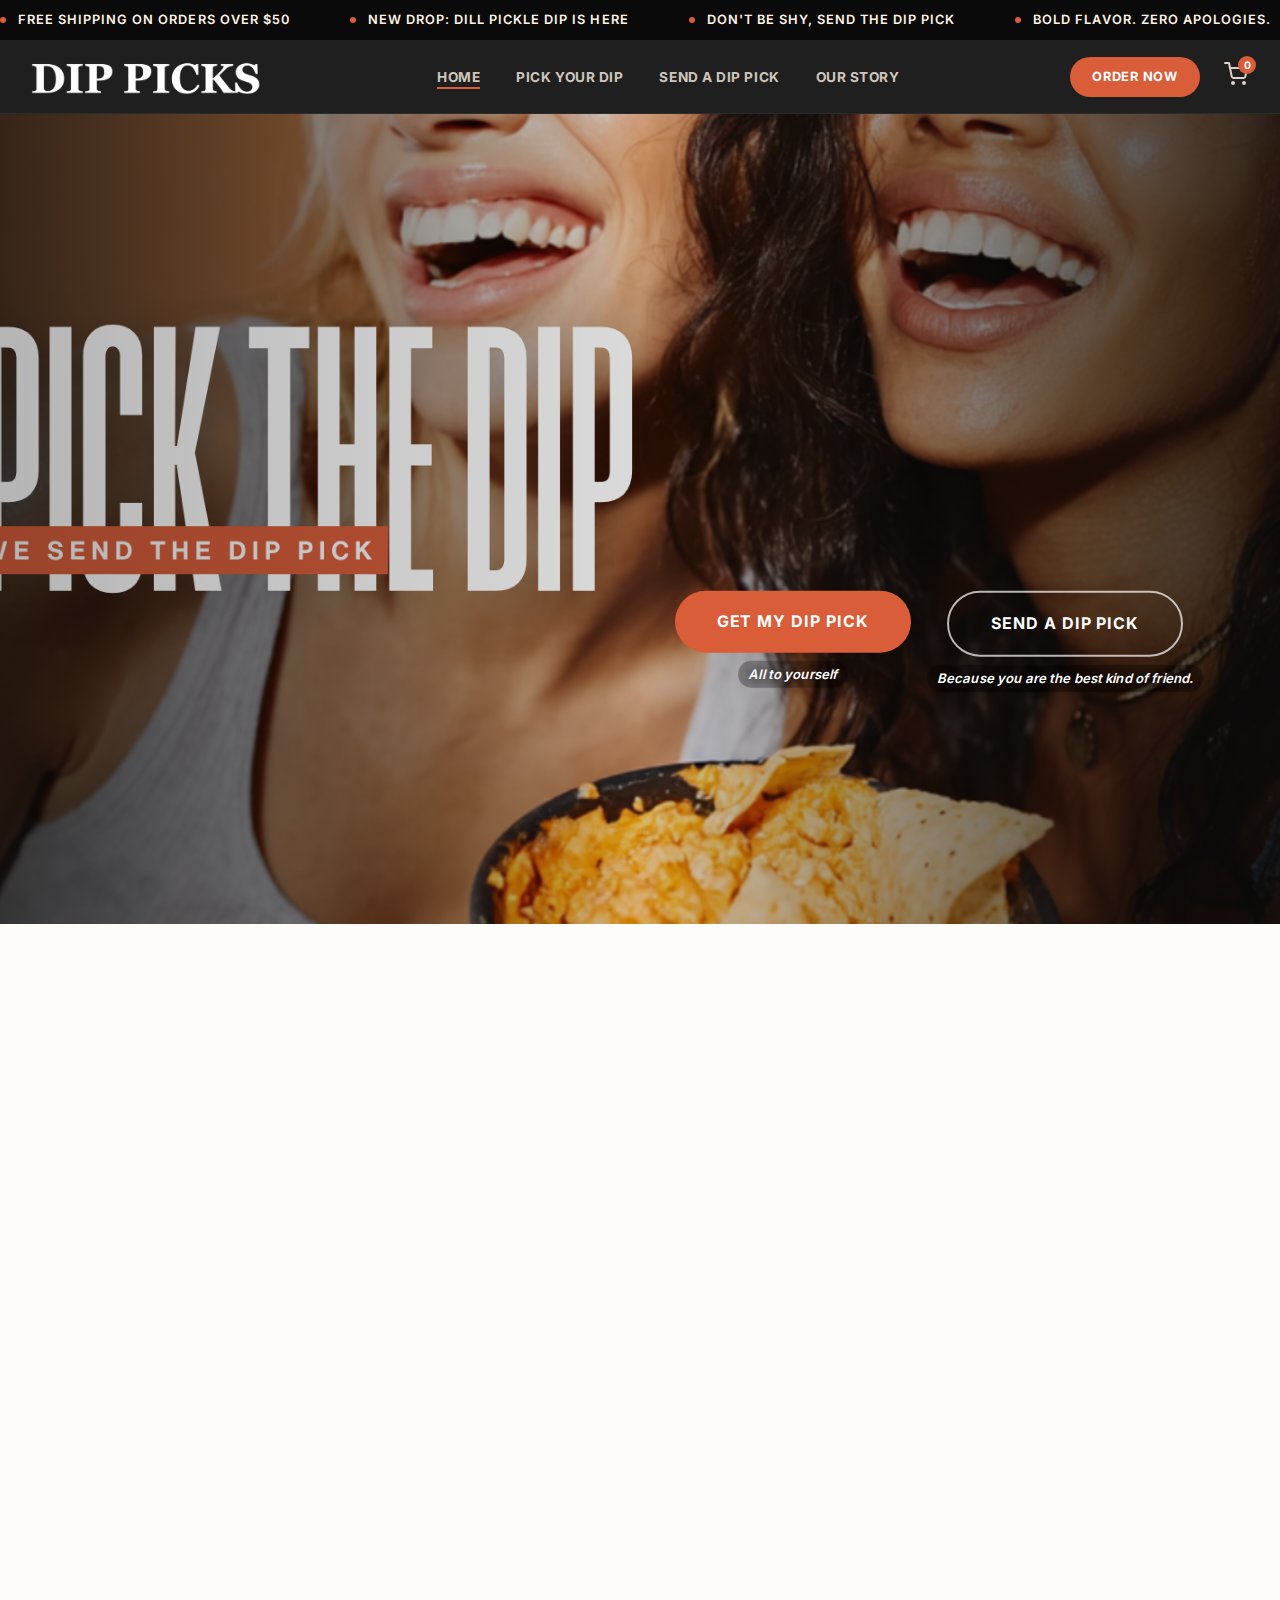
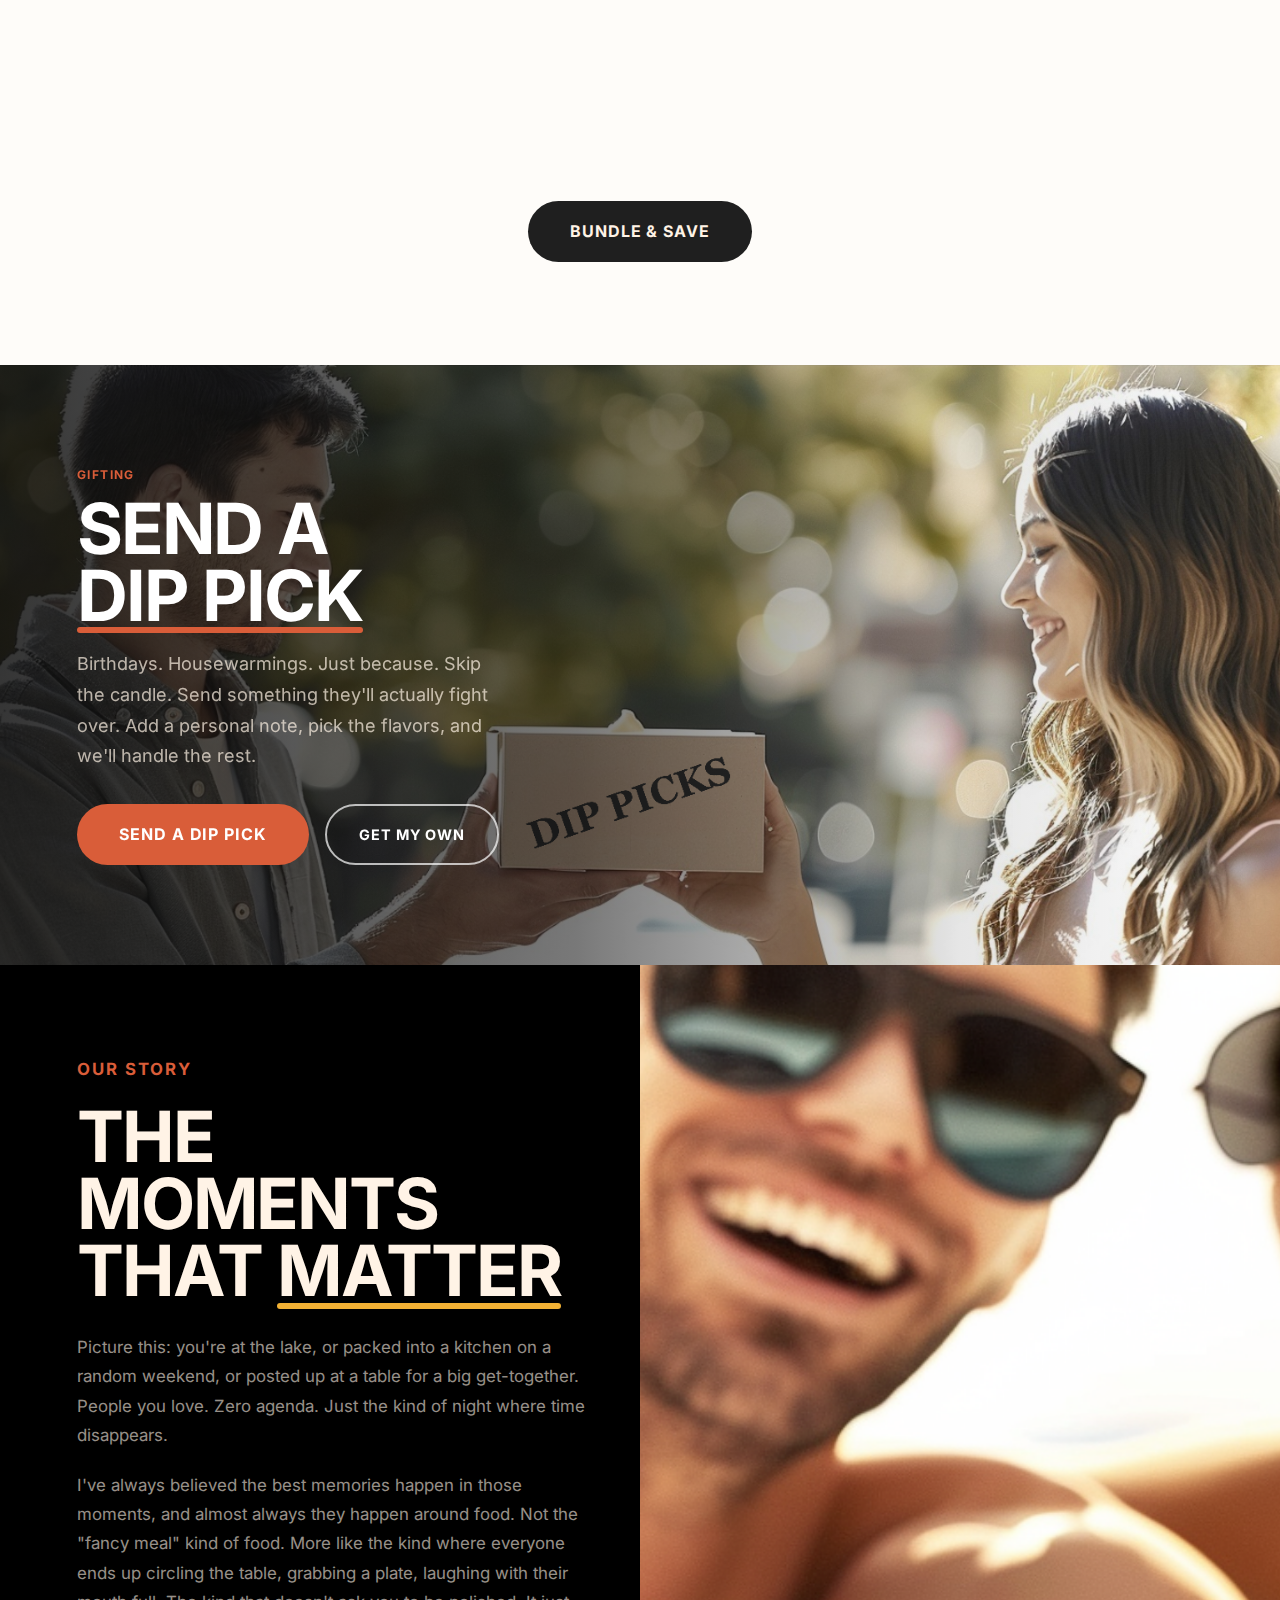
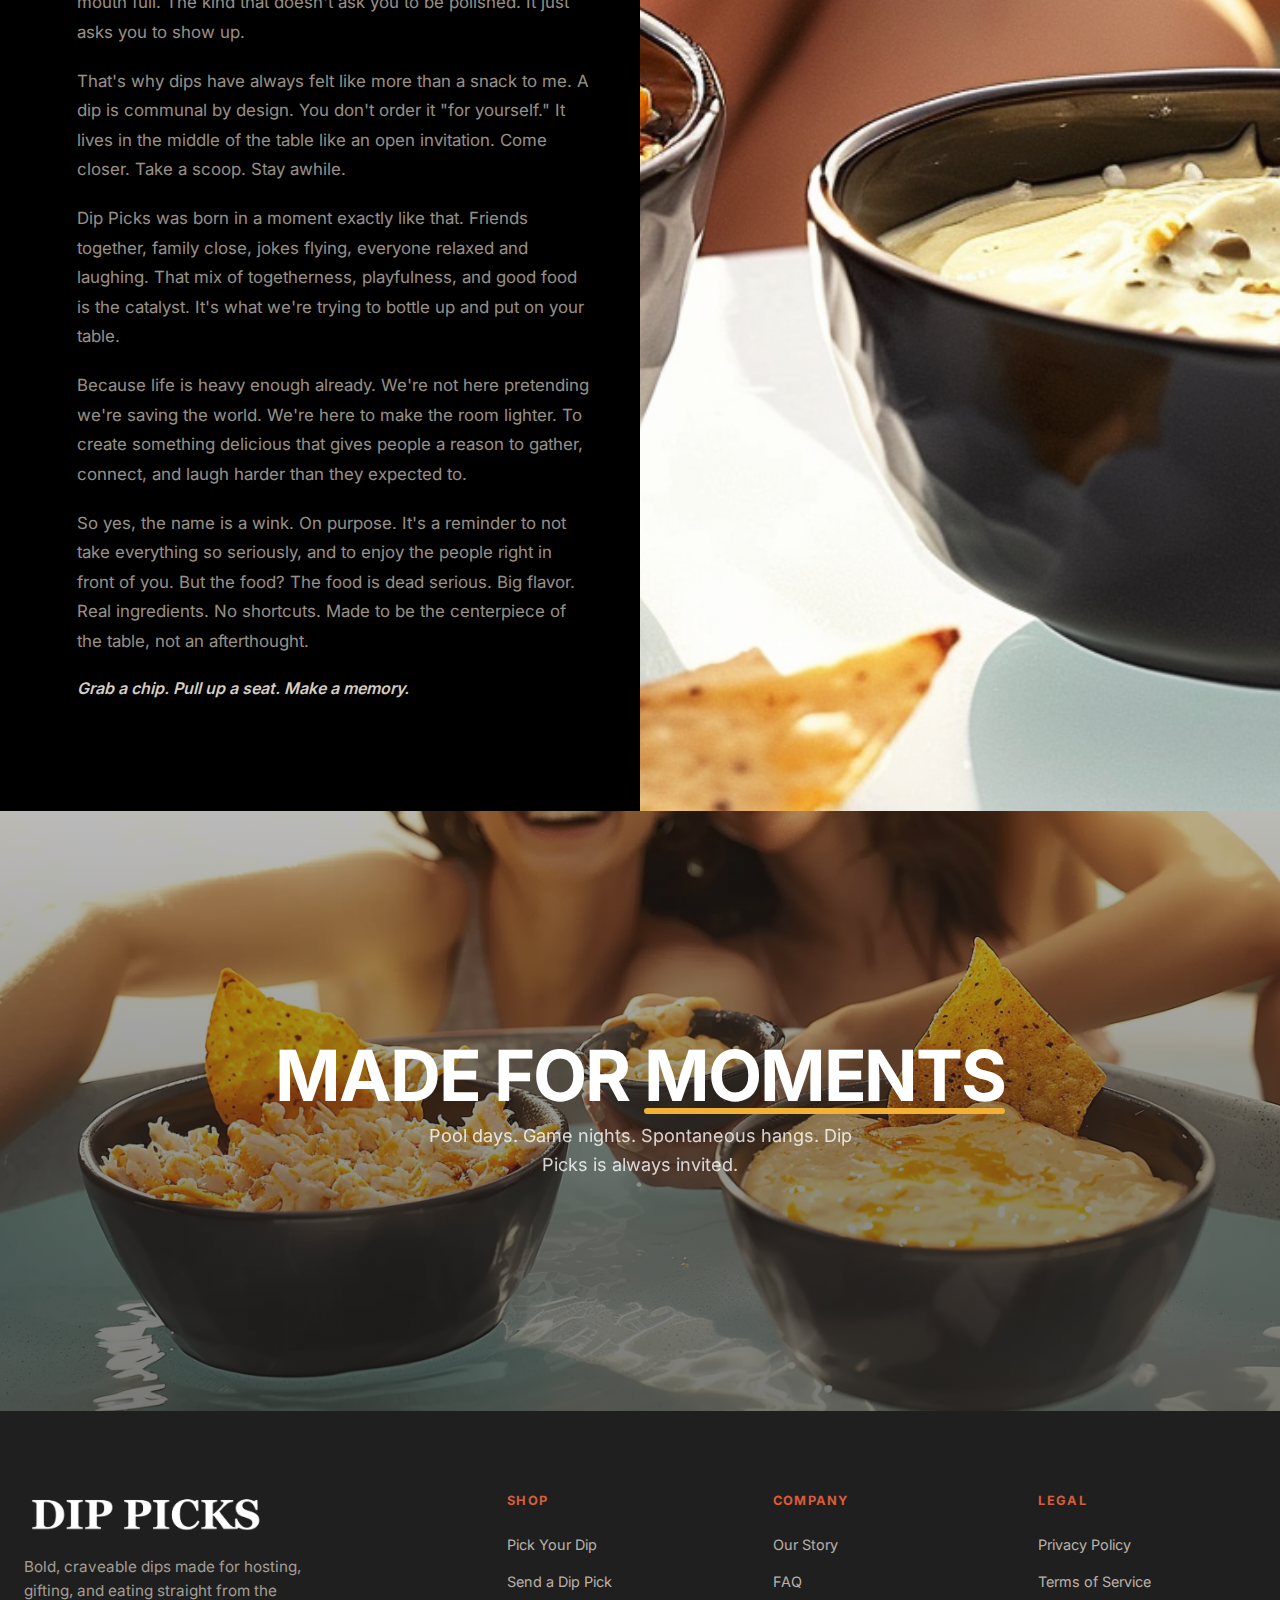
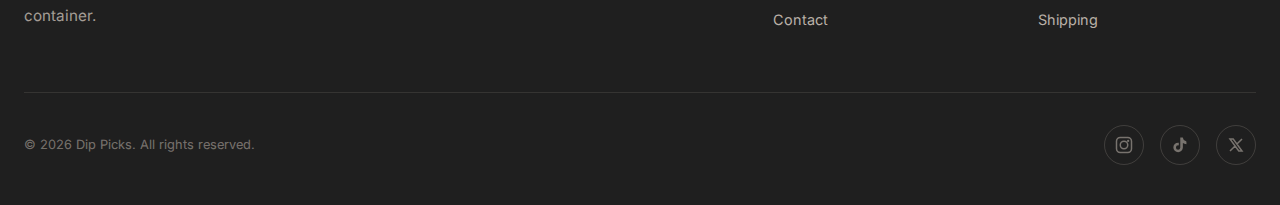
<file: index.html>
<!DOCTYPE html>
<html lang="en">
<head>
  <meta charset="UTF-8">
  <meta name="viewport" content="width=device-width, initial-scale=1.0">
  <title>Dip Picks — Bold Flavor. Big Energy.</title>
  <link rel="stylesheet" href="css/styles.css">
  <link rel="icon" href="Logos/Circle Logo Transparent.png" type="image/png">
</head>
<body>

  <!-- ========== ANNOUNCEMENT BAR ========== -->
  <div class="announcement-bar">
    <div class="announcement-bar__track">
      <span class="announcement-bar__item"><span class="announcement-bar__dot"></span> Free shipping on orders over $50</span>
      <span class="announcement-bar__item"><span class="announcement-bar__dot"></span> New drop: Dill Pickle Dip is here</span>
      <span class="announcement-bar__item"><span class="announcement-bar__dot"></span> Don't be shy, send the Dip Pick</span>
      <span class="announcement-bar__item"><span class="announcement-bar__dot"></span> Bold flavor. Zero apologies.</span>
      <span class="announcement-bar__item"><span class="announcement-bar__dot"></span> Free shipping on orders over $50</span>
      <span class="announcement-bar__item"><span class="announcement-bar__dot"></span> New drop: Dill Pickle Dip is here</span>
      <span class="announcement-bar__item"><span class="announcement-bar__dot"></span> Don't be shy, send the Dip Pick</span>
      <span class="announcement-bar__item"><span class="announcement-bar__dot"></span> Bold flavor. Zero apologies.</span>
    </div>
  </div>

  <!-- ========== NAVIGATION ========== -->
  <nav class="nav" id="mainNav">
    <div class="container">
      <div class="nav__inner">
        <a href="index.html" class="nav__logo">
          <img src="Logos/Dip Picks White Transparent Background.png" alt="Dip Picks">
        </a>
        <ul class="nav__links">
          <li><a href="index.html" class="nav__link active">Home</a></li>
          <li><a href="shop.html" class="nav__link">Pick Your Dip</a></li>
          <li><a href="gifting.html" class="nav__link">Send a Dip Pick</a></li>
          <li><a href="#our-story" class="nav__link">Our Story</a></li>
        </ul>
        <div class="nav__actions">
          <a href="shop.html" class="btn btn--primary btn--sm">Order Now</a>
          <button class="nav__cart" aria-label="Cart">
            <svg width="24" height="24" viewBox="0 0 24 24" fill="none" stroke="currentColor" stroke-width="2" stroke-linecap="round" stroke-linejoin="round"><circle cx="9" cy="21" r="1"/><circle cx="20" cy="21" r="1"/><path d="M1 1h4l2.68 13.39a2 2 0 0 0 2 1.61h9.72a2 2 0 0 0 2-1.61L23 6H6"/></svg>
            <span class="nav__cart-count">0</span>
          </button>
          <button class="nav__toggle" id="navToggle" aria-label="Menu">
            <span></span><span></span><span></span>
          </button>
        </div>
      </div>
    </div>
  </nav>

  <!-- Mobile Nav -->
  <div class="mobile-overlay" id="mobileOverlay"></div>
  <div class="mobile-nav" id="mobileNav">
    <button class="mobile-nav__close" id="mobileClose">&times;</button>
    <ul class="mobile-nav__links">
      <li><a href="index.html" class="mobile-nav__link">Home</a></li>
      <li><a href="shop.html" class="mobile-nav__link">Pick Your Dip</a></li>
      <li><a href="gifting.html" class="mobile-nav__link">Send a Dip Pick</a></li>
      <li><a href="#our-story" class="mobile-nav__link">Our Story</a></li>
    </ul>
    <div style="margin-top: 40px;">
      <a href="shop.html" class="btn btn--primary" style="width: 100%;">Order Now</a>
    </div>
  </div>

  <!-- ========== FULL-BLEED HERO ========== -->
  <!-- Text is already on the image — CTAs float on the right -->
  <section class="hero-fullbleed">
    <div class="hero-fullbleed__image">
      <img src="Dip Pictures/Home Pic 4.png" alt="Dip Picks">
    </div>
    <div class="hero-fullbleed__overlay"></div>
    <div class="hero-fullbleed__cta-right">
      <div class="hero-cta-item">
        <a href="shop.html" class="btn btn--primary btn--lg">Get My Dip Pick</a>
        <span class="hero-cta-item__sub">All to yourself</span>
      </div>
      <div class="hero-cta-item">
        <a href="gifting.html" class="btn btn--outline-light btn--lg">Send a Dip Pick</a>
        <span class="hero-cta-item__sub">Because you are the best kind of friend.</span>
      </div>
    </div>
  </section>

  <!-- ========== THE LINEUP ========== -->
  <section class="section section--white" id="dips">
    <div class="container">
      <div class="section-header text-center">
        <p class="section-header__eyebrow">The lineup</p>
        <h2 class="heading-xl section-header__title">
          Pick Your <span class="accent-underline">Dip</span>
        </h2>
        <p class="section-header__desc" style="margin: 0 auto;">
          Four flavors. All bold. Real ingredients. Two sizes. No filler.
        </p>
      </div>

      <div class="grid-4">
        <!-- Buffalo Chicken -->
        <a href="product.html" class="dip-card" style="text-decoration: none; color: inherit;">
          <div class="dip-card__image-wrap">
            <span class="dip-card__badge"><span class="badge badge--fan-fave">Fan Fave</span></span>
            <img src="Dip Pictures/Buffalo Chicken.png" alt="Buffalo Chicken Dip">
          </div>
          <div class="dip-card__body">
            <h3 class="dip-card__name">Buffalo Chicken</h3>
            <p class="dip-card__desc">Creamy, tangy heat with real shredded chicken. The one everyone reaches for first.</p>
            <div class="dip-card__sizes">
              <button class="dip-card__size-btn active" data-price="18.00">Regular</button>
              <button class="dip-card__size-btn" data-price="29.00">Large</button>
            </div>
            <div class="dip-card__footer">
              <span class="dip-card__price">$18.00</span>
              <button class="dip-card__add" aria-label="Add to cart" onclick="event.preventDefault(); event.stopPropagation();">+</button>
            </div>
          </div>
        </a>

        <!-- Spinach Artichoke -->
        <a href="product.html" class="dip-card" style="text-decoration: none; color: inherit;">
          <div class="dip-card__image-wrap">
            <span class="dip-card__badge"><span class="badge badge--cult-classic">Cult Classic</span></span>
            <img src="Dip Pictures/Spinach Artichoke.png" alt="Spinach Artichoke Dip">
          </div>
          <div class="dip-card__body">
            <h3 class="dip-card__name">Spinach Artichoke</h3>
            <p class="dip-card__desc">Rich, cheesy, and loaded with real spinach and artichoke hearts. Crowd-proof.</p>
            <div class="dip-card__sizes">
              <button class="dip-card__size-btn active" data-price="18.00">Regular</button>
              <button class="dip-card__size-btn" data-price="29.00">Large</button>
            </div>
            <div class="dip-card__footer">
              <span class="dip-card__price">$18.00</span>
              <button class="dip-card__add" aria-label="Add to cart" onclick="event.preventDefault(); event.stopPropagation();">+</button>
            </div>
          </div>
        </a>

        <!-- Queso -->
        <a href="product.html" class="dip-card" style="text-decoration: none; color: inherit;">
          <div class="dip-card__image-wrap">
            <span class="dip-card__badge"><span class="badge badge--mood">Mood</span></span>
            <img src="Dip Pictures/Queso.png" alt="Queso Dip">
          </div>
          <div class="dip-card__body">
            <h3 class="dip-card__name">Queso</h3>
            <p class="dip-card__desc">Smooth, spicy, and dangerously addictive. Real cheese, real peppers, real good.</p>
            <div class="dip-card__sizes">
              <button class="dip-card__size-btn active" data-price="18.00">Regular</button>
              <button class="dip-card__size-btn" data-price="29.00">Large</button>
            </div>
            <div class="dip-card__footer">
              <span class="dip-card__price">$18.00</span>
              <button class="dip-card__add" aria-label="Add to cart" onclick="event.preventDefault(); event.stopPropagation();">+</button>
            </div>
          </div>
        </a>

        <!-- Dill Pickle -->
        <a href="product.html" class="dip-card" style="text-decoration: none; color: inherit;">
          <div class="dip-card__image-wrap">
            <span class="dip-card__badge"><span class="badge badge--new">New</span></span>
            <img src="Dip Pictures/Dill Pickle.png" alt="Dill Pickle Dip">
          </div>
          <div class="dip-card__body">
            <h3 class="dip-card__name">Dill Pickle</h3>
            <p class="dip-card__desc">Tangy, dill-loaded, and polarizing in the best way. You either get it or you don't.</p>
            <div class="dip-card__sizes">
              <button class="dip-card__size-btn active" data-price="18.00">Regular</button>
              <button class="dip-card__size-btn" data-price="29.00">Large</button>
            </div>
            <div class="dip-card__footer">
              <span class="dip-card__price">$18.00</span>
              <button class="dip-card__add" aria-label="Add to cart" onclick="event.preventDefault(); event.stopPropagation();">+</button>
            </div>
          </div>
        </a>
      </div>

      <div class="text-center mt-lg">
        <a href="shop.html#bundles" class="btn btn--dark btn--lg">Bundle &amp; Save</a>
      </div>
    </div>
  </section>

  <!-- ========== SEND A DIP PICK (full-bleed couple photo) ========== -->
  <div class="gifting-lifestyle">
    <div class="gifting-lifestyle__image">
      <img src="Dip Pictures/Couple Photo.png" alt="Sending a Dip Pick">
    </div>
    <div class="gifting-lifestyle__overlay"></div>
    <div class="gifting-lifestyle__content">
      <p class="section-header__eyebrow" style="color: var(--burnt-orange);">Gifting</p>
      <h2 class="heading-xl" style="margin-bottom: 20px;">
        Send a <span class="accent-underline">Dip Pick</span>
      </h2>
      <p class="body-lg" style="color: rgba(255,243,230,0.7); max-width: 420px; margin-bottom: 32px; line-height: 1.7;">
        Birthdays. Housewarmings. Just because. Skip the candle. Send something they'll actually fight over. Add a personal note, pick the flavors, and we'll handle the rest.
      </p>
      <div style="display: flex; gap: 16px; flex-wrap: wrap;">
        <a href="gifting.html" class="btn btn--primary btn--lg">Send a Dip Pick</a>
        <a href="shop.html" class="btn btn--outline-light">Get My Own</a>
      </div>
    </div>
  </div>

  <!-- ========== OUR STORY ========== -->
  <section class="our-story" id="our-story">
    <div class="our-story__grid">
      <div class="our-story__text">
          <p class="section-header__eyebrow" style="color: var(--burnt-orange);">Our Story</p>
          <h2 class="heading-xl" style="margin-bottom: 28px; color: var(--cream);">
            The Moments That <span class="accent-underline accent-underline--mustard">Matter</span>
          </h2>
          <p>
            Picture this: you're at the lake, or packed into a kitchen on a random weekend, or posted up at a table for a big get-together. People you love. Zero agenda. Just the kind of night where time disappears.
          </p>
          <p>
            I've always believed the best memories happen in those moments, and almost always they happen around food. Not the "fancy meal" kind of food. More like the kind where everyone ends up circling the table, grabbing a plate, laughing with their mouth full. The kind that doesn't ask you to be polished. It just asks you to show up.
          </p>
          <p>
            That's why dips have always felt like more than a snack to me. A dip is communal by design. You don't order it "for yourself." It lives in the middle of the table like an open invitation. Come closer. Take a scoop. Stay awhile.
          </p>
          <p>
            Dip Picks was born in a moment exactly like that. Friends together, family close, jokes flying, everyone relaxed and laughing. That mix of togetherness, playfulness, and good food is the catalyst. It's what we're trying to bottle up and put on your table.
          </p>
          <p>
            Because life is heavy enough already. We're not here pretending we're saving the world. We're here to make the room lighter. To create something delicious that gives people a reason to gather, connect, and laugh harder than they expected to.
          </p>
          <p>
            So yes, the name is a wink. On purpose. It's a reminder to not take everything so seriously, and to enjoy the people right in front of you. But the food? The food is dead serious. Big flavor. Real ingredients. No shortcuts. Made to be the centerpiece of the table, not an afterthought.
          </p>
          <p style="color: rgba(255,243,230,0.85); font-style: italic; font-weight: 600; font-size: 1rem; line-height: 1.6;">
            Grab a chip. Pull up a seat. Make a memory.
          </p>
        </div>
        <div class="our-story__image">
          <img src="Dip Pictures/Couple Outside.png" alt="The Dip Picks story">
        </div>
      </div>
  </section>

  <!-- ========== MADE FOR MOMENTS (pool lifestyle break) ========== -->
  <div class="lifestyle-break">
    <img src="Dip Pictures/Pool.png" alt="Dip Picks poolside">
    <div class="lifestyle-break__overlay"></div>
    <div class="lifestyle-break__content">
      <h2 class="heading-xl" style="margin-bottom: 12px;">Made for <span class="accent-underline accent-underline--mustard">Moments</span></h2>
      <p class="body-lg" style="opacity: 0.8; max-width: 460px; margin: 0 auto;">Pool days. Game nights. Spontaneous hangs. Dip Picks is always invited.</p>
    </div>
  </div>

  <!-- ========== FOOTER ========== -->
  <footer class="footer">
    <div class="container">
      <div class="footer__grid">
        <div class="footer__brand">
          <img src="Logos/Dip Picks White Transparent Background.png" alt="Dip Picks">
          <p class="footer__tagline">Bold, craveable dips made for hosting, gifting, and eating straight from the container.</p>
        </div>
        <div>
          <h4 class="footer__heading">Shop</h4>
          <ul class="footer__links">
            <li><a href="shop.html">Pick Your Dip</a></li>
            <li><a href="gifting.html">Send a Dip Pick</a></li>
          </ul>
        </div>
        <div>
          <h4 class="footer__heading">Company</h4>
          <ul class="footer__links">
            <li><a href="#our-story">Our Story</a></li>
            <li><a href="#">FAQ</a></li>
            <li><a href="#">Contact</a></li>
          </ul>
        </div>
        <div>
          <h4 class="footer__heading">Legal</h4>
          <ul class="footer__links">
            <li><a href="#">Privacy Policy</a></li>
            <li><a href="#">Terms of Service</a></li>
            <li><a href="#">Shipping</a></li>
          </ul>
        </div>
      </div>
      <div class="footer__bottom">
        <span>&copy; 2026 Dip Picks. All rights reserved.</span>
        <div class="footer__social">
          <a href="#" aria-label="Instagram">
            <svg width="18" height="18" viewBox="0 0 24 24" fill="none" stroke="currentColor" stroke-width="2"><rect x="2" y="2" width="20" height="20" rx="5"/><circle cx="12" cy="12" r="5"/><circle cx="17.5" cy="6.5" r="1.5" fill="currentColor" stroke="none"/></svg>
          </a>
          <a href="#" aria-label="TikTok">
            <svg width="18" height="18" viewBox="0 0 24 24" fill="currentColor"><path d="M19.59 6.69a4.83 4.83 0 0 1-3.77-4.25V2h-3.45v13.67a2.89 2.89 0 0 1-2.88 2.5 2.89 2.89 0 0 1 0-5.78 2.92 2.92 0 0 1 .88.13V9.04a6.36 6.36 0 0 0-.88-.07 6.34 6.34 0 0 0 0 12.68 6.34 6.34 0 0 0 6.34-6.34V9.41a8.16 8.16 0 0 0 4.77 1.53v-3.4a4.85 4.85 0 0 1-1-.85z"/></svg>
          </a>
          <a href="#" aria-label="Twitter">
            <svg width="18" height="18" viewBox="0 0 24 24" fill="none" stroke="currentColor" stroke-width="2"><path d="M4 4l11.733 16h4.267l-11.733-16zM4 20l6.768-6.768M13.232 10.768L20 4"/></svg>
          </a>
        </div>
      </div>
    </div>
  </footer>

  <!-- ========== JS ========== -->
  <script src="js/main.js"></script>
</body>
</html>
</file>
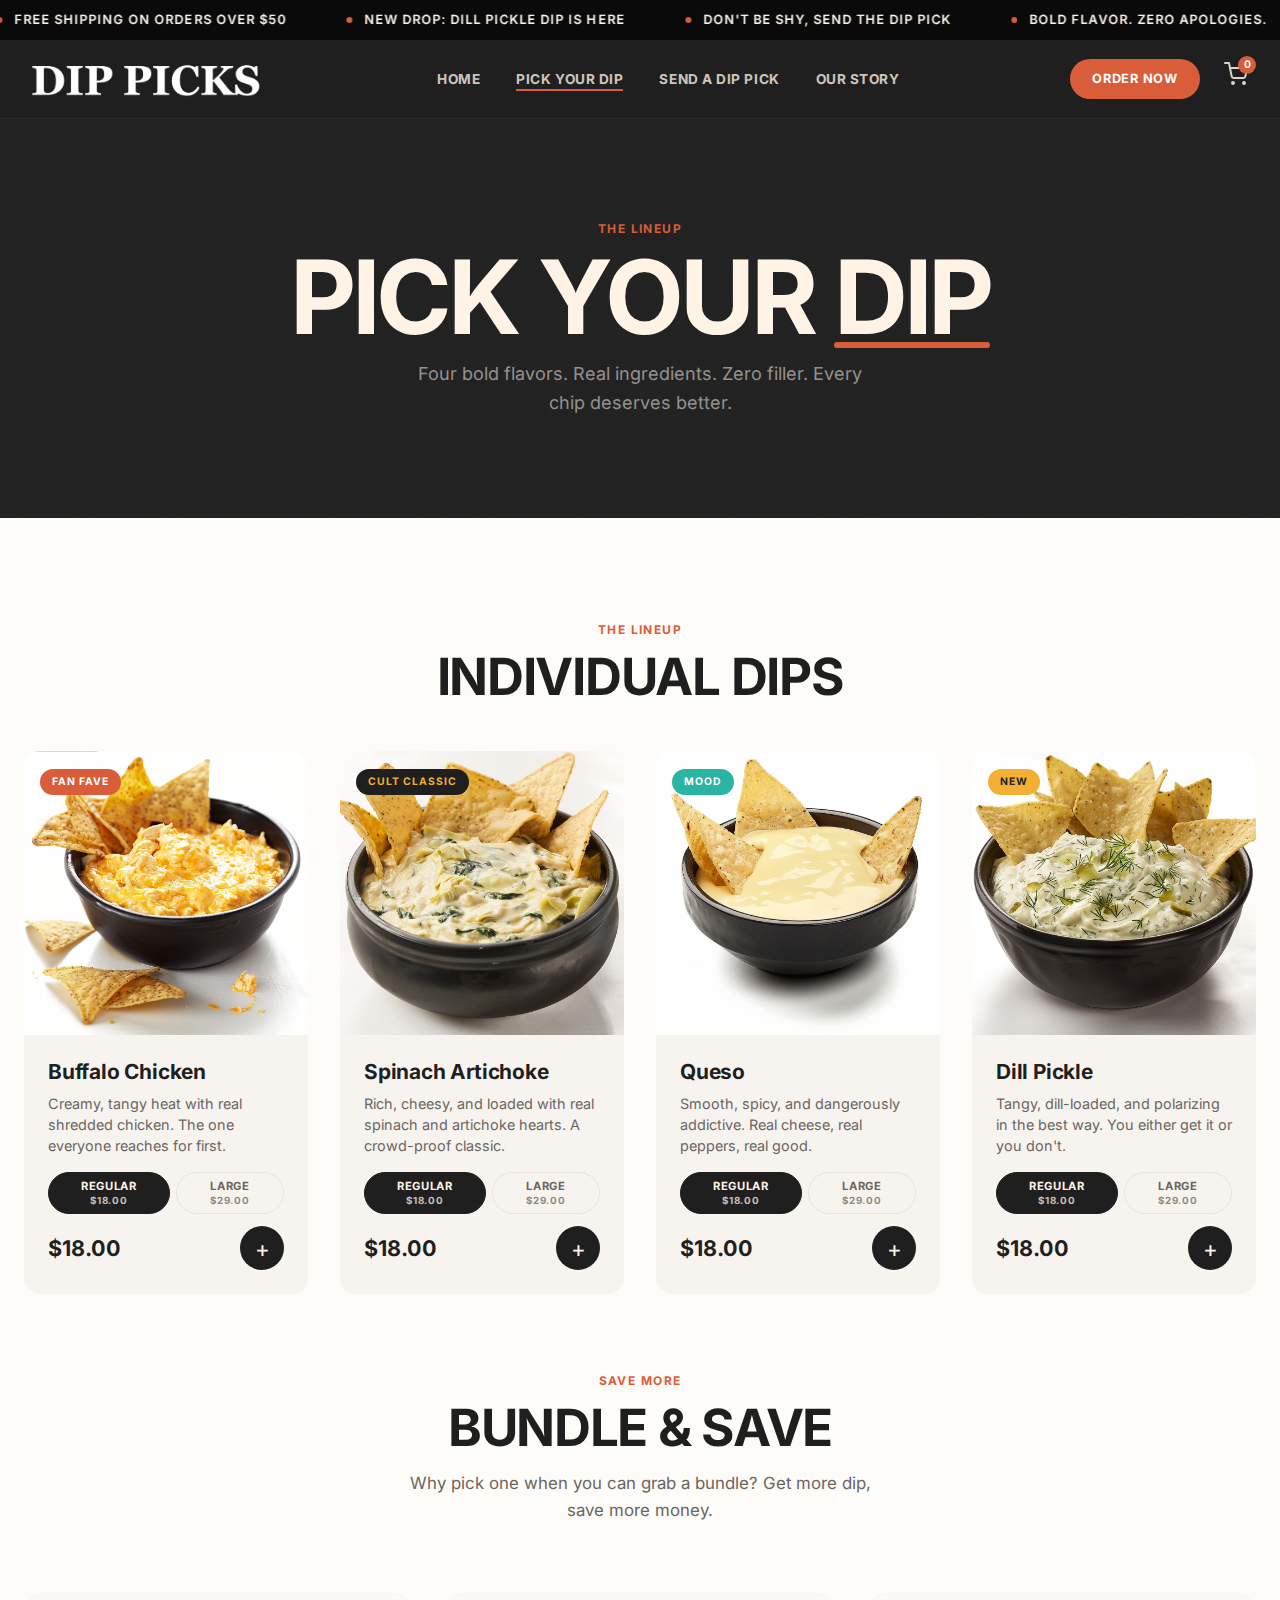
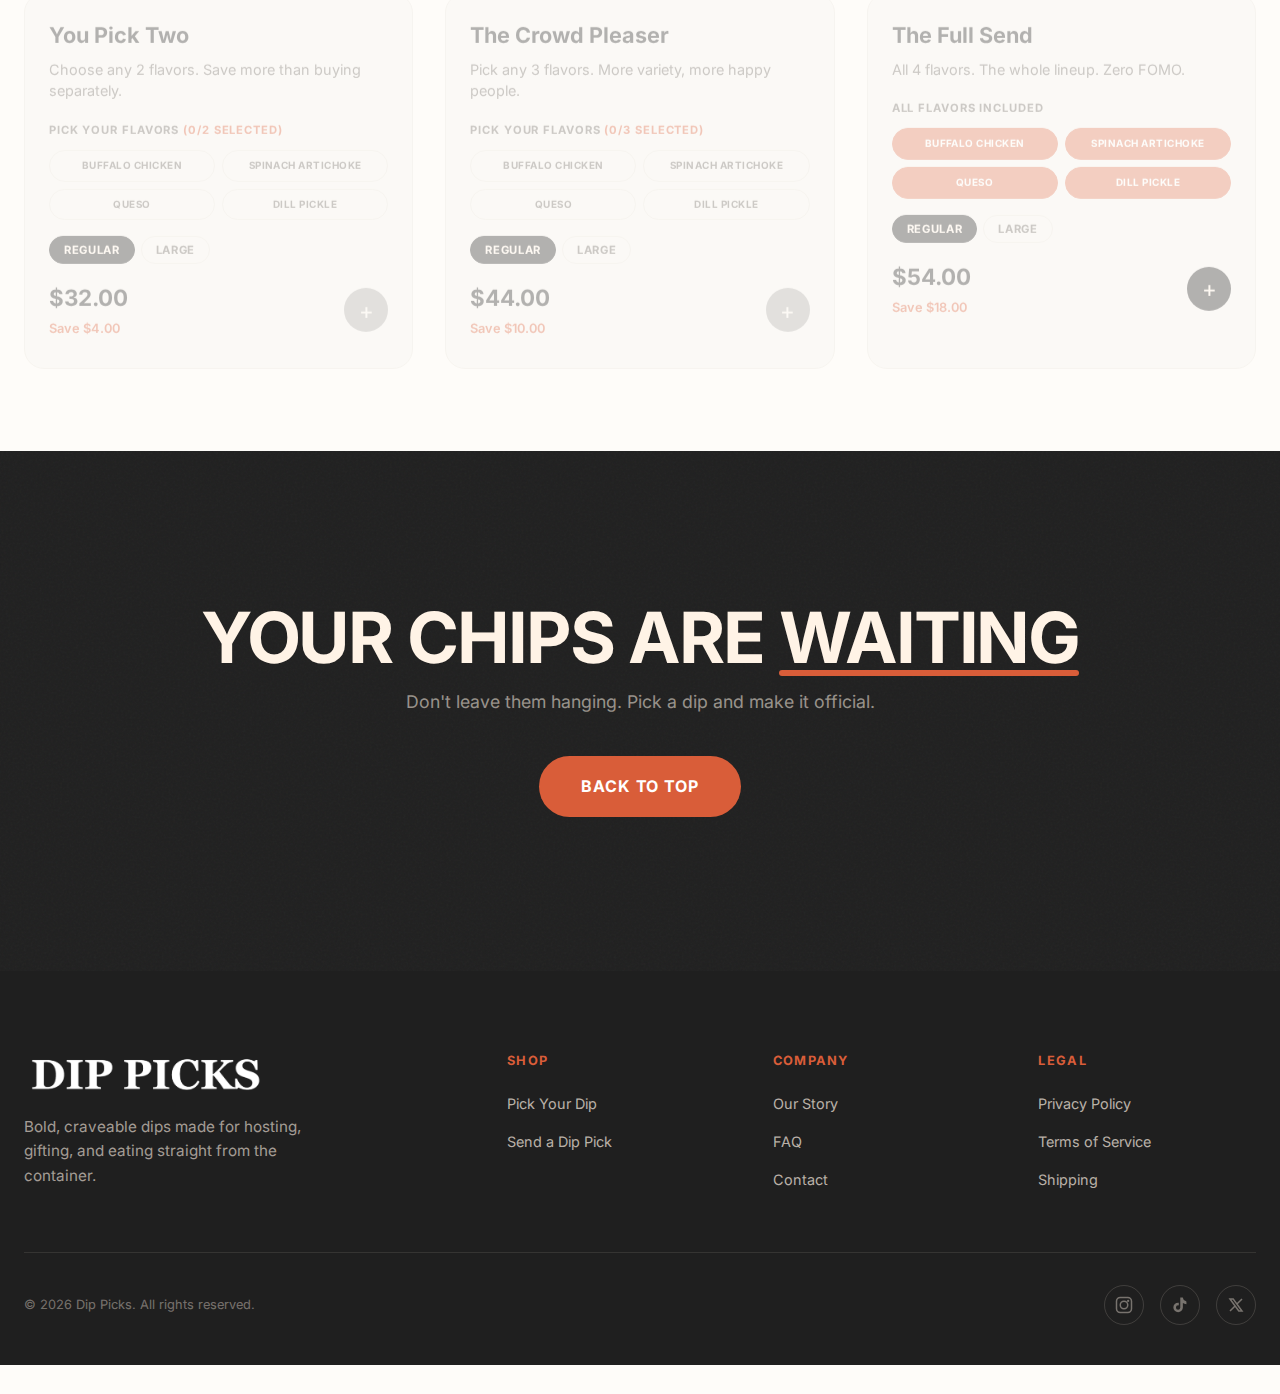
<file: bundles.html>
<!DOCTYPE html>
<html lang="en">
<head>
  <meta charset="UTF-8">
  <meta http-equiv="refresh" content="0; url=shop.html">
  <title>Redirecting to Shop — Dip Picks</title>
</head>
<body>
  <p>Bundles have moved! <a href="shop.html">Head to the shop</a>.</p>
</body>
</html>
</file>
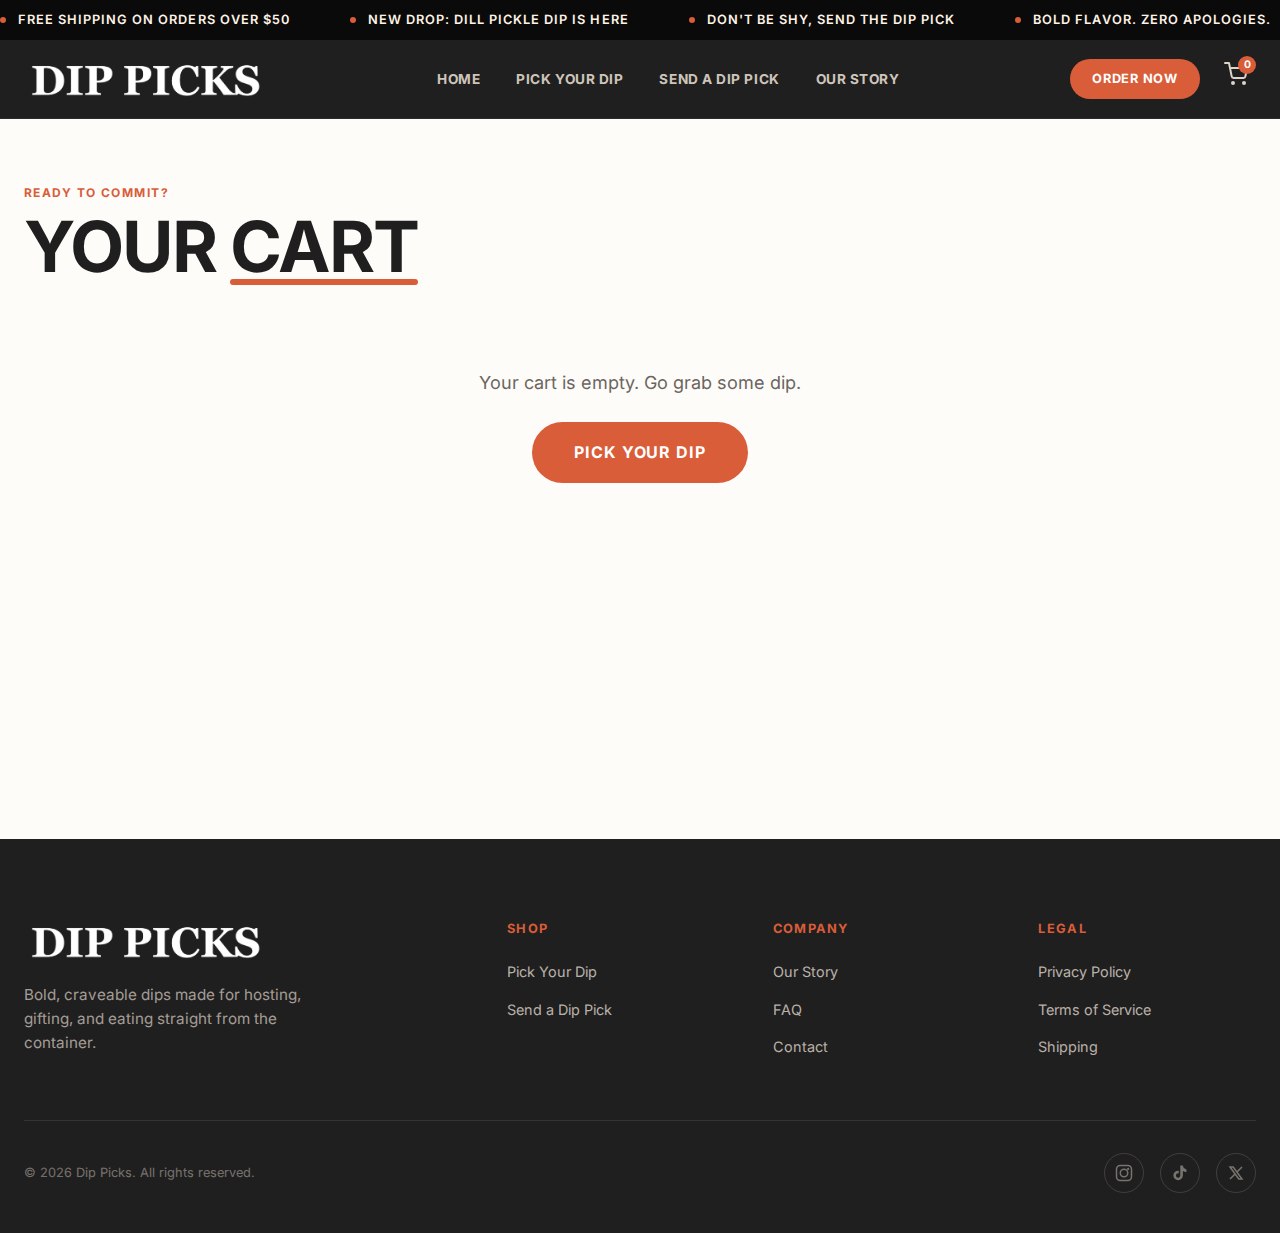
<file: cart.html>
<!DOCTYPE html>
<html lang="en">
<head>
  <meta charset="UTF-8">
  <meta name="viewport" content="width=device-width, initial-scale=1.0">
  <title>Checkout — Dip Picks</title>
  <link rel="stylesheet" href="css/styles.css">
  <link rel="icon" href="Logos/Circle Logo Transparent.png" type="image/png">
  <style>
    /* ===== CART PAGE STYLES ===== */
    .cart-page {
      background: var(--white);
      min-height: 80vh;
      padding: clamp(32px, 5vw, 72px) 0 80px;
    }

    .cart-layout {
      display: grid;
      grid-template-columns: 1fr 460px;
      gap: 48px;
      align-items: flex-start;
    }

    /* ---- Order Summary (right column) ---- */
    .order-summary {
      background: var(--card-bg);
      border: 1px solid var(--card-border);
      border-radius: 20px;
      padding: 32px;
      position: sticky;
      top: 100px;
    }

    .order-summary__title {
      font-family: var(--font-display);
      font-size: 1.1rem;
      font-weight: 700;
      color: var(--dark);
      margin-bottom: 24px;
      padding-bottom: 16px;
      border-bottom: 1px solid var(--card-border);
    }

    .order-item {
      display: flex;
      justify-content: space-between;
      align-items: flex-start;
      gap: 12px;
      padding: 14px 0;
      border-bottom: 1px solid var(--card-border);
    }

    .order-item:last-of-type {
      border-bottom: none;
    }

    .order-item__info {}

    .order-item__name {
      font-family: var(--font-display);
      font-weight: 700;
      font-size: 0.88rem;
      color: var(--dark);
      margin-bottom: 4px;
    }

    .order-item__meta {
      font-size: 0.78rem;
      color: var(--text-muted);
    }

    .order-item__dips {
      font-size: 0.75rem;
      color: var(--text-muted);
      margin-top: 3px;
    }

    .order-item__qty-price {
      text-align: right;
      flex-shrink: 0;
    }

    .order-item__price {
      font-family: var(--font-display);
      font-weight: 700;
      font-size: 0.92rem;
      color: var(--dark);
    }

    .order-item__qty {
      font-size: 0.75rem;
      color: var(--text-muted);
      margin-top: 2px;
    }

    .order-item__savings {
      font-size: 0.72rem;
      color: var(--teal);
      font-weight: 600;
      margin-top: 2px;
    }

    .order-item__remove {
      background: none;
      border: none;
      color: var(--text-muted);
      font-size: 0.75rem;
      cursor: pointer;
      padding: 2px 0;
      text-decoration: underline;
    }

    .order-item__remove:hover {
      color: var(--burnt-orange);
    }

    .order-totals {
      margin-top: 20px;
      padding-top: 20px;
      border-top: 2px solid var(--card-border);
    }

    .order-totals__row {
      display: flex;
      justify-content: space-between;
      font-size: 0.88rem;
      color: var(--text-muted);
      margin-bottom: 10px;
    }

    .order-totals__row--total {
      font-family: var(--font-display);
      font-size: 1.1rem;
      font-weight: 700;
      color: var(--dark);
      margin-top: 14px;
      padding-top: 14px;
      border-top: 1px solid var(--card-border);
    }

    .order-totals__savings-note {
      text-align: center;
      font-size: 0.78rem;
      color: var(--teal);
      font-weight: 600;
      margin-top: 12px;
    }

    .cart-empty {
      text-align: center;
      padding: 48px 0;
    }

    .cart-empty p {
      color: var(--text-muted);
      margin-bottom: 24px;
    }

    /* ---- Checkout Form (left column) ---- */
    .checkout-form {}

    .checkout-section {
      margin-bottom: 40px;
    }

    .checkout-section__title {
      font-family: var(--font-display);
      font-size: 1rem;
      font-weight: 700;
      color: var(--dark);
      margin-bottom: 20px;
      padding-bottom: 12px;
      border-bottom: 2px solid var(--card-border);
      text-transform: uppercase;
      letter-spacing: 0.06em;
      font-size: 0.78rem;
    }

    /* Purchase type toggle */
    .purchase-toggle {
      display: grid;
      grid-template-columns: 1fr 1fr;
      gap: 12px;
      margin-bottom: 32px;
    }

    .purchase-toggle__option {
      position: relative;
      cursor: pointer;
    }

    .purchase-toggle__option input {
      position: absolute;
      opacity: 0;
      width: 0;
      height: 0;
    }

    .purchase-toggle__label {
      display: block;
      padding: 20px 16px;
      border: 2px solid var(--card-border);
      border-radius: 14px;
      background: var(--card-bg);
      cursor: pointer;
      transition: all var(--transition-fast);
      text-align: center;
    }

    .purchase-toggle__option input:checked + .purchase-toggle__label {
      border-color: var(--burnt-orange);
      background: rgba(217, 93, 57, 0.06);
    }

    .purchase-toggle__icon {
      font-size: 1.8rem;
      display: block;
      margin-bottom: 8px;
    }

    .purchase-toggle__name {
      font-family: var(--font-display);
      font-weight: 700;
      font-size: 0.88rem;
      color: var(--dark);
      display: block;
      margin-bottom: 4px;
    }

    .purchase-toggle__desc {
      font-size: 0.75rem;
      color: var(--text-muted);
      display: block;
      line-height: 1.4;
    }

    /* Form fields */
    .form-row {
      display: grid;
      grid-template-columns: 1fr 1fr;
      gap: 14px;
      margin-bottom: 14px;
    }

    .form-row--full {
      grid-template-columns: 1fr;
    }

    .form-row--three {
      grid-template-columns: 2fr 1fr 1fr;
    }

    .form-field {
      display: flex;
      flex-direction: column;
      gap: 6px;
    }

    .form-field label {
      font-family: var(--font-display);
      font-size: 0.72rem;
      font-weight: 700;
      letter-spacing: 0.06em;
      text-transform: uppercase;
      color: var(--dark);
    }

    .form-field input,
    .form-field textarea,
    .form-field select {
      padding: 13px 16px;
      border: 1.5px solid var(--card-border);
      border-radius: 10px;
      background: #fff;
      font-family: var(--font-body);
      font-size: 0.92rem;
      color: var(--dark);
      transition: border-color var(--transition-fast);
      outline: none;
      width: 100%;
      box-sizing: border-box;
    }

    .form-field input:focus,
    .form-field textarea:focus,
    .form-field select:focus {
      border-color: var(--burnt-orange);
    }

    .form-field textarea {
      resize: vertical;
      min-height: 110px;
      line-height: 1.6;
    }

    .form-field input::placeholder,
    .form-field textarea::placeholder {
      color: #bbb;
    }

    /* Gift recipient section — hidden by default */
    .gift-section {
      display: none;
      animation: fadeSlideIn 0.3s ease;
    }

    .gift-section.visible {
      display: block;
    }

    @keyframes fadeSlideIn {
      from { opacity: 0; transform: translateY(-12px); }
      to   { opacity: 1; transform: translateY(0); }
    }

    /* Personalized note section */
    .note-section {
      display: none;
    }

    .note-section.visible {
      display: block;
    }

    .note-char-count {
      font-size: 0.72rem;
      color: var(--text-muted);
      text-align: right;
      margin-top: -8px;
    }

    .note-preview {
      background: var(--card-bg);
      border: 1px dashed var(--card-border);
      border-radius: 12px;
      padding: 20px;
      margin-top: 16px;
    }

    .note-preview__label {
      font-family: var(--font-display);
      font-size: 0.68rem;
      font-weight: 700;
      letter-spacing: 0.08em;
      text-transform: uppercase;
      color: var(--text-muted);
      margin-bottom: 8px;
    }

    .note-preview__text {
      font-size: 0.9rem;
      color: var(--dark);
      line-height: 1.7;
      font-style: italic;
      min-height: 40px;
      word-break: break-word;
    }

    .note-preview__placeholder {
      color: #ccc;
    }

    /* Submit button */
    .checkout-submit {
      width: 100%;
      padding: 18px;
      font-size: 1rem;
      margin-top: 8px;
    }

    .checkout-submit-note {
      text-align: center;
      font-size: 0.78rem;
      color: var(--text-muted);
      margin-top: 12px;
    }

    .checkout-submit-note svg {
      vertical-align: middle;
      margin-right: 4px;
    }

    /* Responsive */
    @media (max-width: 900px) {
      .cart-layout {
        grid-template-columns: 1fr;
      }
      .order-summary {
        position: static;
        order: -1;
      }
    }

    @media (max-width: 600px) {
      .form-row {
        grid-template-columns: 1fr;
      }
      .form-row--three {
        grid-template-columns: 1fr 1fr;
      }
      .purchase-toggle {
        grid-template-columns: 1fr 1fr;
      }
    }
  </style>
</head>
<body>

  <!-- Announcement Bar -->
  <div class="announcement-bar">
    <div class="announcement-bar__track">
      <span class="announcement-bar__item"><span class="announcement-bar__dot"></span> Free shipping on orders over $50</span>
      <span class="announcement-bar__item"><span class="announcement-bar__dot"></span> New drop: Dill Pickle Dip is here</span>
      <span class="announcement-bar__item"><span class="announcement-bar__dot"></span> Don't be shy, send the Dip Pick</span>
      <span class="announcement-bar__item"><span class="announcement-bar__dot"></span> Bold flavor. Zero apologies.</span>
      <span class="announcement-bar__item"><span class="announcement-bar__dot"></span> Free shipping on orders over $50</span>
      <span class="announcement-bar__item"><span class="announcement-bar__dot"></span> New drop: Dill Pickle Dip is here</span>
      <span class="announcement-bar__item"><span class="announcement-bar__dot"></span> Don't be shy, send the Dip Pick</span>
      <span class="announcement-bar__item"><span class="announcement-bar__dot"></span> Bold flavor. Zero apologies.</span>
    </div>
  </div>

  <!-- Navigation -->
  <nav class="nav" id="mainNav">
    <div class="container">
      <div class="nav__inner">
        <a href="index.html" class="nav__logo">
          <img src="Logos/Dip Picks White Transparent Background.png" alt="Dip Picks">
        </a>
        <ul class="nav__links">
          <li><a href="index.html" class="nav__link">Home</a></li>
          <li><a href="shop.html" class="nav__link">Pick Your Dip</a></li>
          <li><a href="gifting.html" class="nav__link">Send a Dip Pick</a></li>
          <li><a href="index.html#our-story" class="nav__link">Our Story</a></li>
        </ul>
        <div class="nav__actions">
          <a href="shop.html" class="btn btn--primary btn--sm">Order Now</a>
          <a href="cart.html" class="nav__cart active" aria-label="Cart">
            <svg width="24" height="24" viewBox="0 0 24 24" fill="none" stroke="currentColor" stroke-width="2" stroke-linecap="round" stroke-linejoin="round"><circle cx="9" cy="21" r="1"/><circle cx="20" cy="21" r="1"/><path d="M1 1h4l2.68 13.39a2 2 0 0 0 2 1.61h9.72a2 2 0 0 0 2-1.61L23 6H6"/></svg>
            <span class="nav__cart-count">0</span>
          </a>
          <button class="nav__toggle" id="navToggle" aria-label="Menu">
            <span></span><span></span><span></span>
          </button>
        </div>
      </div>
    </div>
  </nav>

  <!-- Mobile Nav -->
  <div class="mobile-nav" id="mobileNav">
    <button class="mobile-nav__close" id="mobileClose" aria-label="Close">✕</button>
    <ul class="mobile-nav__links">
      <li><a href="index.html" class="mobile-nav__link">Home</a></li>
      <li><a href="shop.html" class="mobile-nav__link">Pick Your Dip</a></li>
      <li><a href="gifting.html" class="mobile-nav__link">Send a Dip Pick</a></li>
      <li><a href="index.html#our-story" class="mobile-nav__link">Our Story</a></li>
    </ul>
    <div style="margin-top: 40px;">
      <a href="shop.html" class="btn btn--primary" style="width: 100%;">Order Now</a>
    </div>
  </div>
  <div class="mobile-nav__overlay" id="mobileOverlay"></div>

  <!-- ===== CART PAGE ===== -->
  <div class="cart-page">
    <div class="container">

      <!-- Page heading -->
      <div style="margin-bottom: 40px;">
        <p class="section-header__eyebrow">Ready to commit?</p>
        <h1 class="heading-xl" style="margin-bottom: 0;">
          Your <span class="accent-underline">Cart</span>
        </h1>
      </div>

      <!-- Empty state (shown if cart is empty) -->
      <div class="cart-empty" id="cartEmpty" style="display: none;">
        <p class="body-lg">Your cart is empty. Go grab some dip.</p>
        <a href="shop.html" class="btn btn--primary btn--lg">Pick Your Dip</a>
      </div>

      <!-- Cart layout (shown if cart has items) -->
      <div class="cart-layout" id="cartLayout">

        <!-- LEFT: Checkout Form -->
        <div class="checkout-form">

          <!-- Step 1: Who is this for? -->
          <div class="checkout-section">
            <p class="checkout-section__title">Who is this for?</p>
            <div class="purchase-toggle">
              <label class="purchase-toggle__option">
                <input type="radio" name="purchaseType" value="myself" checked>
                <span class="purchase-toggle__label">
                  <span class="purchase-toggle__icon">🙋</span>
                  <span class="purchase-toggle__name">For Myself</span>
                  <span class="purchase-toggle__desc">Ship directly to me</span>
                </span>
              </label>
              <label class="purchase-toggle__option">
                <input type="radio" name="purchaseType" value="gift">
                <span class="purchase-toggle__label">
                  <span class="purchase-toggle__icon">🎁</span>
                  <span class="purchase-toggle__name">Send a Dip Pick</span>
                  <span class="purchase-toggle__desc">Ship as a gift to someone else</span>
                </span>
              </label>
            </div>
          </div>

          <!-- Step 2: Your Info -->
          <div class="checkout-section">
            <p class="checkout-section__title">Your Info</p>
            <div class="form-row">
              <div class="form-field">
                <label for="firstName">First Name</label>
                <input type="text" id="firstName" placeholder="Tom" autocomplete="given-name">
              </div>
              <div class="form-field">
                <label for="lastName">Last Name</label>
                <input type="text" id="lastName" placeholder="Jacobson" autocomplete="family-name">
              </div>
            </div>
            <div class="form-row">
              <div class="form-field">
                <label for="email">Email</label>
                <input type="email" id="email" placeholder="you@example.com" autocomplete="email">
              </div>
              <div class="form-field">
                <label for="phone">Phone</label>
                <input type="tel" id="phone" placeholder="(555) 000-0000" autocomplete="tel">
              </div>
            </div>
          </div>

          <!-- Step 3: Shipping Address (for myself) -->
          <div class="checkout-section" id="shippingSection">
            <p class="checkout-section__title">Shipping Address</p>
            <div class="form-row form-row--full">
              <div class="form-field">
                <label for="address1">Street Address</label>
                <input type="text" id="address1" placeholder="123 Main St" autocomplete="address-line1">
              </div>
            </div>
            <div class="form-row form-row--full">
              <div class="form-field">
                <label for="address2">Apt, Suite, etc. (optional)</label>
                <input type="text" id="address2" placeholder="Apt 4B" autocomplete="address-line2">
              </div>
            </div>
            <div class="form-row form-row--three">
              <div class="form-field">
                <label for="city">City</label>
                <input type="text" id="city" placeholder="Chicago" autocomplete="address-level2">
              </div>
              <div class="form-field">
                <label for="state">State</label>
                <input type="text" id="state" placeholder="IL" maxlength="2" autocomplete="address-level1">
              </div>
              <div class="form-field">
                <label for="zip">ZIP</label>
                <input type="text" id="zip" placeholder="60601" maxlength="10" autocomplete="postal-code">
              </div>
            </div>
          </div>

          <!-- Step 4: Gift Recipient (shown only for "Send a Dip Pick") -->
          <div class="checkout-section gift-section" id="giftSection">
            <p class="checkout-section__title" style="color: var(--burnt-orange);">Recipient Info</p>
            <p style="font-size: 0.85rem; color: var(--text-muted); margin-bottom: 20px; margin-top: -8px;">
              Where should we send the Dip Pick?
            </p>
            <div class="form-row">
              <div class="form-field">
                <label for="recipientFirst">Recipient First Name</label>
                <input type="text" id="recipientFirst" placeholder="Alex">
              </div>
              <div class="form-field">
                <label for="recipientLast">Recipient Last Name</label>
                <input type="text" id="recipientLast" placeholder="Smith">
              </div>
            </div>
            <div class="form-row form-row--full">
              <div class="form-field">
                <label for="recipientAddress1">Street Address</label>
                <input type="text" id="recipientAddress1" placeholder="456 Oak Ave">
              </div>
            </div>
            <div class="form-row form-row--full">
              <div class="form-field">
                <label for="recipientAddress2">Apt, Suite, etc. (optional)</label>
                <input type="text" id="recipientAddress2" placeholder="Unit 2">
              </div>
            </div>
            <div class="form-row form-row--three">
              <div class="form-field">
                <label for="recipientCity">City</label>
                <input type="text" id="recipientCity" placeholder="Austin">
              </div>
              <div class="form-field">
                <label for="recipientState">State</label>
                <input type="text" id="recipientState" placeholder="TX" maxlength="2">
              </div>
              <div class="form-field">
                <label for="recipientZip">ZIP</label>
                <input type="text" id="recipientZip" placeholder="73301" maxlength="10">
              </div>
            </div>
          </div>

          <!-- Step 5: Personalized Note (shown for gift, optional for self) -->
          <div class="checkout-section note-section" id="noteSection">
            <p class="checkout-section__title">Personalized Note <span style="font-weight:400; text-transform:none; letter-spacing:0; font-size:0.8rem; color:var(--text-muted);">(included in the package)</span></p>
            <div class="form-row form-row--full">
              <div class="form-field">
                <label for="giftNote">Your message</label>
                <textarea id="giftNote" maxlength="200" placeholder="Happy birthday! You've been requesting my homemade dip for years, so I found the next best thing..."></textarea>
              </div>
            </div>
            <p class="note-char-count"><span id="charCount">0</span>/200 characters</p>
            <div class="note-preview" id="notePreview">
              <p class="note-preview__label">Preview</p>
              <p class="note-preview__text" id="notePreviewText">
                <span class="note-preview__placeholder">Your note will appear here...</span>
              </p>
            </div>
          </div>

          <!-- Submit -->
          <button class="btn btn--primary btn--lg checkout-submit" onclick="handleCheckout()">
            Continue to Payment
          </button>
          <p class="checkout-submit-note">
            <svg width="13" height="13" viewBox="0 0 24 24" fill="none" stroke="currentColor" stroke-width="2"><rect x="3" y="11" width="18" height="11" rx="2"/><path d="M7 11V7a5 5 0 0 1 10 0v4"/></svg>
            Secure checkout. We never store payment info.
          </p>

        </div>

        <!-- RIGHT: Order Summary -->
        <div class="order-summary">
          <p class="order-summary__title">Order Summary</p>
          <div id="orderItems">
            <!-- populated by JS -->
          </div>
          <div class="order-totals" id="orderTotals">
            <!-- populated by JS -->
          </div>
        </div>

      </div>
    </div>
  </div>

  <!-- Footer -->
  <footer class="footer">
    <div class="container">
      <div class="footer__grid">
        <div class="footer__brand">
          <img src="Logos/Dip Picks White Transparent Background.png" alt="Dip Picks">
          <p class="footer__tagline">Bold, craveable dips made for hosting, gifting, and eating straight from the container.</p>
        </div>
        <div>
          <h4 class="footer__heading">Shop</h4>
          <ul class="footer__links">
            <li><a href="shop.html">Pick Your Dip</a></li>
            <li><a href="gifting.html">Send a Dip Pick</a></li>
          </ul>
        </div>
        <div>
          <h4 class="footer__heading">Company</h4>
          <ul class="footer__links">
            <li><a href="index.html#our-story">Our Story</a></li>
            <li><a href="#">FAQ</a></li>
            <li><a href="#">Contact</a></li>
          </ul>
        </div>
        <div>
          <h4 class="footer__heading">Legal</h4>
          <ul class="footer__links">
            <li><a href="#">Privacy Policy</a></li>
            <li><a href="#">Terms of Service</a></li>
            <li><a href="#">Shipping</a></li>
          </ul>
        </div>
      </div>
      <div class="footer__bottom">
        <span>&copy; 2026 Dip Picks. All rights reserved.</span>
        <div class="footer__social">
          <a href="#" aria-label="Instagram"><svg width="18" height="18" viewBox="0 0 24 24" fill="none" stroke="currentColor" stroke-width="2"><rect x="2" y="2" width="20" height="20" rx="5"/><circle cx="12" cy="12" r="5"/><circle cx="17.5" cy="6.5" r="1.5" fill="currentColor" stroke="none"/></svg></a>
          <a href="#" aria-label="TikTok"><svg width="18" height="18" viewBox="0 0 24 24" fill="currentColor"><path d="M19.59 6.69a4.83 4.83 0 0 1-3.77-4.25V2h-3.45v13.67a2.89 2.89 0 0 1-2.88 2.5 2.89 2.89 0 0 1 0-5.78 2.92 2.92 0 0 1 .88.13V9.04a6.36 6.36 0 0 0-.88-.07 6.34 6.34 0 0 0 0 12.68 6.34 6.34 0 0 0 6.34-6.34V9.41a8.16 8.16 0 0 0 4.77 1.53v-3.4a4.85 4.85 0 0 1-1-.85z"/></svg></a>
          <a href="#" aria-label="Twitter"><svg width="18" height="18" viewBox="0 0 24 24" fill="none" stroke="currentColor" stroke-width="2"><path d="M4 4l11.733 16h4.267l-11.733-16zM4 20l6.768-6.768M13.232 10.768L20 4"/></svg></a>
        </div>
      </div>
    </div>
  </footer>

  <script>
    // ===== CART PAGE LOGIC =====

    function getCart() {
      try { return JSON.parse(localStorage.getItem('dipPicksCart') || '[]'); }
      catch (e) { return []; }
    }

    function saveCart(cart) {
      localStorage.setItem('dipPicksCart', JSON.stringify(cart));
    }

    function getCartCount() {
      return getCart().reduce(function (s, i) { return s + i.qty; }, 0);
    }

    function updateCartBadges() {
      var count = getCartCount();
      document.querySelectorAll('.nav__cart-count').forEach(function (el) { el.textContent = count; });
    }

    function renderCart() {
      var cart = getCart();
      var cartEmpty = document.getElementById('cartEmpty');
      var cartLayout = document.getElementById('cartLayout');
      var orderItems = document.getElementById('orderItems');
      var orderTotals = document.getElementById('orderTotals');

      if (cart.length === 0) {
        cartEmpty.style.display = 'block';
        cartLayout.style.display = 'none';
        return;
      }

      cartEmpty.style.display = 'none';
      cartLayout.style.display = 'grid';

      var subtotal = 0;
      var totalSavings = 0;
      var itemsHTML = '';

      cart.forEach(function (item, idx) {
        subtotal += item.price * item.qty;
        if (item.savings) totalSavings += item.savings * item.qty;

        var dipsLine = item.dips && item.dips.length
          ? '<p class="order-item__dips">Flavors: ' + item.dips.join(', ') + '</p>'
          : '';
        var savingsLine = item.savings
          ? '<p class="order-item__savings">Save $' + (item.savings).toFixed(2) + '</p>'
          : '';

        itemsHTML += '<div class="order-item">' +
          '<div class="order-item__info">' +
            '<p class="order-item__name">' + item.name + '</p>' +
            '<p class="order-item__meta">' + item.size + '</p>' +
            dipsLine +
            savingsLine +
            '<button class="order-item__remove" onclick="removeItem(' + idx + ')">Remove</button>' +
          '</div>' +
          '<div class="order-item__qty-price">' +
            '<p class="order-item__price">$' + (item.price * item.qty).toFixed(2) + '</p>' +
            (item.qty > 1 ? '<p class="order-item__qty">Qty: ' + item.qty + '</p>' : '') +
          '</div>' +
        '</div>';
      });

      orderItems.innerHTML = itemsHTML;

      var shipping = subtotal >= 50 ? 0 : 6.99;
      var total = subtotal + shipping;
      var savingsText = totalSavings > 0
        ? '<p class="order-totals__savings-note">You\'re saving $' + totalSavings.toFixed(2) + ' with bundles!</p>'
        : '';

      orderTotals.innerHTML =
        '<div class="order-totals__row"><span>Subtotal</span><span>$' + subtotal.toFixed(2) + '</span></div>' +
        '<div class="order-totals__row"><span>Shipping</span><span>' + (shipping === 0 ? '<span style="color:var(--teal)">Free</span>' : '$' + shipping.toFixed(2)) + '</span></div>' +
        '<div class="order-totals__row order-totals__row--total"><span>Total</span><span>$' + total.toFixed(2) + '</span></div>' +
        savingsText;
    }

    function removeItem(idx) {
      var cart = getCart();
      cart.splice(idx, 1);
      saveCart(cart);
      updateCartBadges();
      renderCart();
    }

    // Purchase type toggle: show/hide gift and note sections
    document.querySelectorAll('input[name="purchaseType"]').forEach(function (radio) {
      radio.addEventListener('change', function () {
        var isGift = this.value === 'gift';
        var giftSection = document.getElementById('giftSection');
        var noteSection = document.getElementById('noteSection');
        var shippingSection = document.getElementById('shippingSection');

        if (isGift) {
          giftSection.classList.add('visible');
          noteSection.classList.add('visible');
          // Hide "your" shipping address when gifting
          shippingSection.style.display = 'none';
        } else {
          giftSection.classList.remove('visible');
          noteSection.classList.remove('visible');
          shippingSection.style.display = 'block';
        }
      });
    });

    // Gift note character counter + live preview
    var giftNote = document.getElementById('giftNote');
    var charCount = document.getElementById('charCount');
    var notePreviewText = document.getElementById('notePreviewText');

    if (giftNote) {
      giftNote.addEventListener('input', function () {
        var val = giftNote.value;
        charCount.textContent = val.length;
        if (val.trim()) {
          notePreviewText.textContent = val;
          notePreviewText.classList.remove('note-preview__placeholder');
        } else {
          notePreviewText.innerHTML = '<span class="note-preview__placeholder">Your note will appear here...</span>';
        }
      });
    }

    // Checkout submit handler (placeholder — no real payment processing)
    function handleCheckout() {
      var cart = getCart();
      if (cart.length === 0) {
        alert('Your cart is empty!');
        return;
      }
      var firstName = document.getElementById('firstName').value.trim();
      if (!firstName) {
        document.getElementById('firstName').focus();
        return;
      }
      // In a real build, this submits to your payment processor
      alert('Thanks, ' + firstName + '! Payment processing coming soon.');
    }

    // Init
    updateCartBadges();
    renderCart();
  </script>

  <script src="js/main.js"></script>
</body>
</html>
</file>
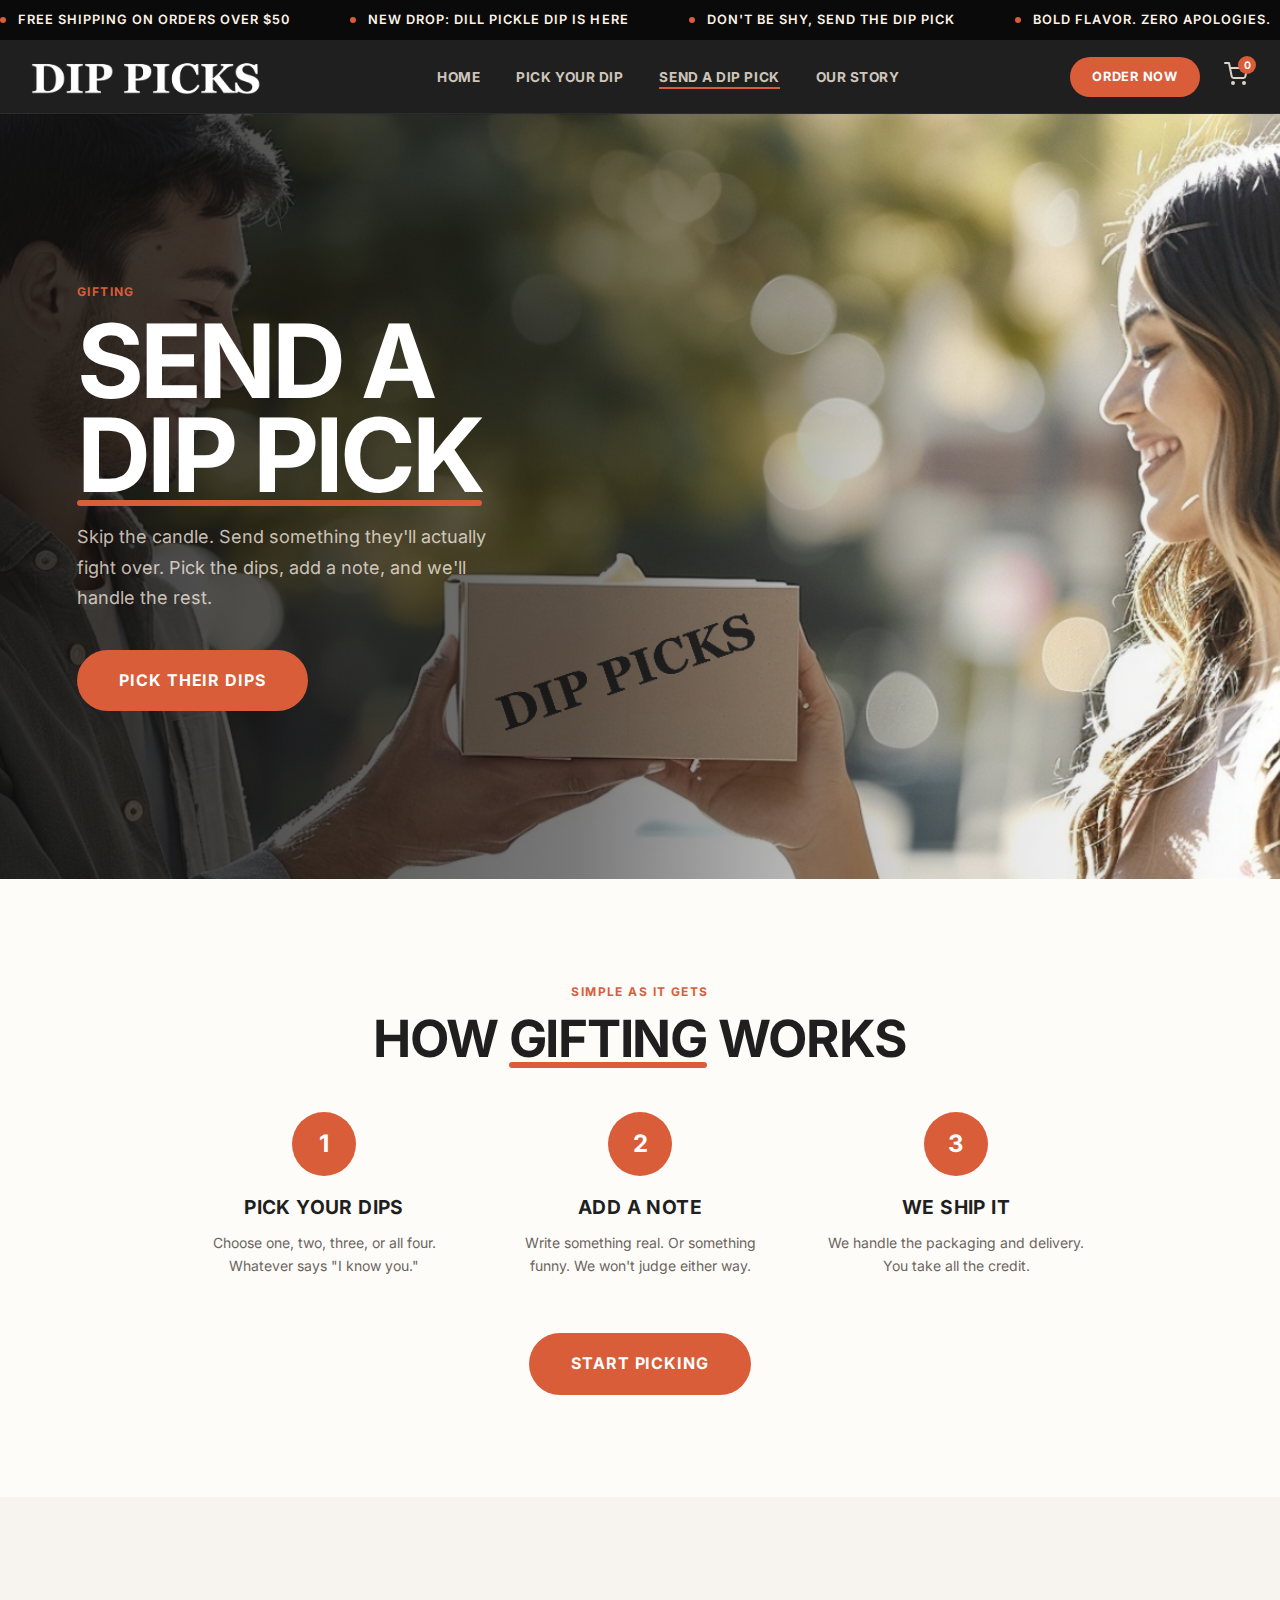
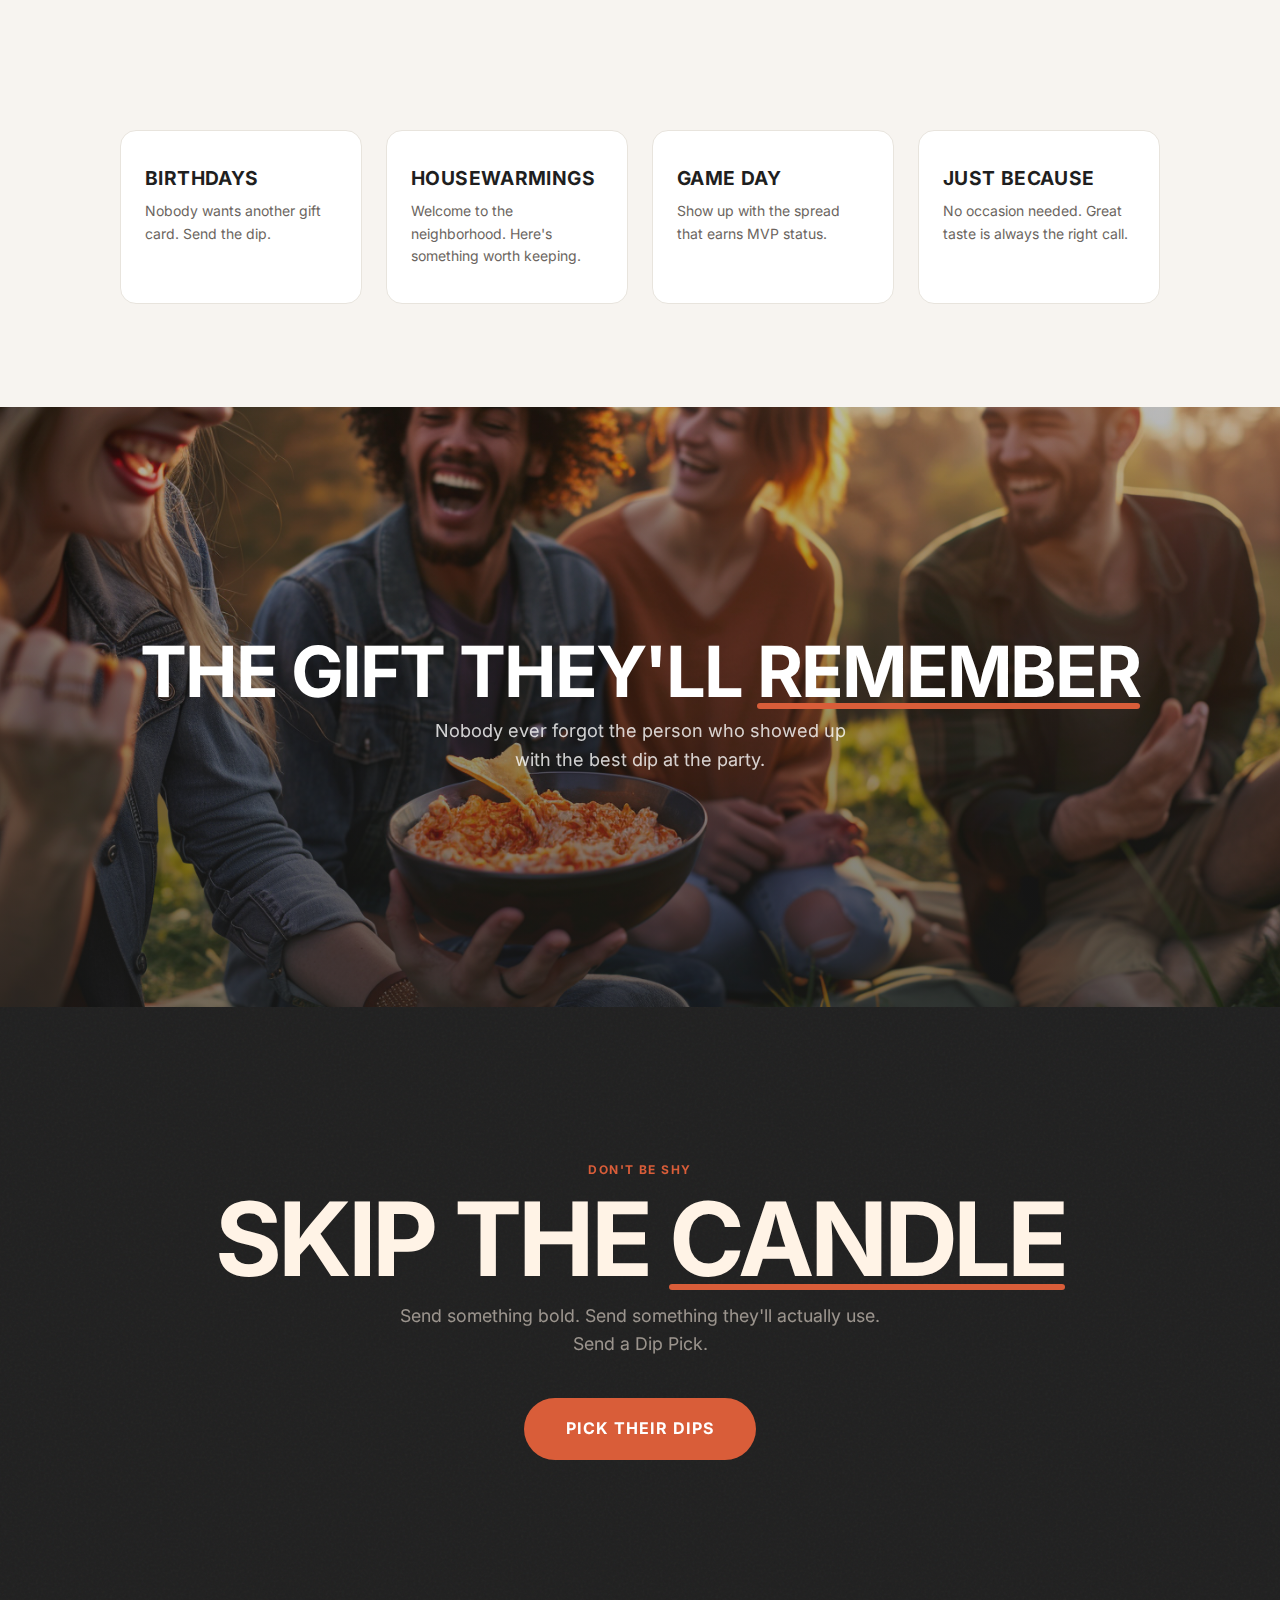
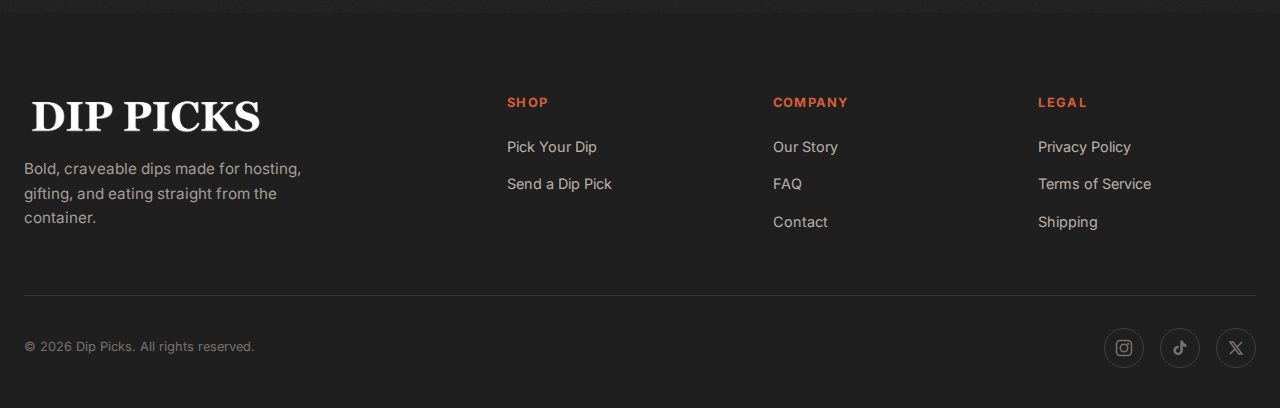
<file: gifting.html>
<!DOCTYPE html>
<html lang="en">
<head>
  <meta charset="UTF-8">
  <meta name="viewport" content="width=device-width, initial-scale=1.0">
  <title>Send a Dip Pick — Dip Picks</title>
  <link rel="stylesheet" href="css/styles.css">
  <link rel="icon" href="Logos/Circle Logo Transparent.png" type="image/png">
</head>
<body>

  <!-- Announcement Bar -->
  <div class="announcement-bar">
    <div class="announcement-bar__track">
      <span class="announcement-bar__item"><span class="announcement-bar__dot"></span> Free shipping on orders over $50</span>
      <span class="announcement-bar__item"><span class="announcement-bar__dot"></span> New drop: Dill Pickle Dip is here</span>
      <span class="announcement-bar__item"><span class="announcement-bar__dot"></span> Don't be shy, send the Dip Pick</span>
      <span class="announcement-bar__item"><span class="announcement-bar__dot"></span> Bold flavor. Zero apologies.</span>
      <span class="announcement-bar__item"><span class="announcement-bar__dot"></span> Free shipping on orders over $50</span>
      <span class="announcement-bar__item"><span class="announcement-bar__dot"></span> New drop: Dill Pickle Dip is here</span>
      <span class="announcement-bar__item"><span class="announcement-bar__dot"></span> Don't be shy, send the Dip Pick</span>
      <span class="announcement-bar__item"><span class="announcement-bar__dot"></span> Bold flavor. Zero apologies.</span>
    </div>
  </div>

  <!-- Navigation -->
  <nav class="nav" id="mainNav">
    <div class="container">
      <div class="nav__inner">
        <a href="index.html" class="nav__logo">
          <img src="Logos/Dip Picks White Transparent Background.png" alt="Dip Picks">
        </a>
        <ul class="nav__links">
          <li><a href="index.html" class="nav__link">Home</a></li>
          <li><a href="shop.html" class="nav__link">Pick Your Dip</a></li>
          <li><a href="gifting.html" class="nav__link active">Send a Dip Pick</a></li>
          <li><a href="index.html#our-story" class="nav__link">Our Story</a></li>
        </ul>
        <div class="nav__actions">
          <a href="shop.html" class="btn btn--primary btn--sm">Order Now</a>
          <button class="nav__cart" aria-label="Cart">
            <svg width="24" height="24" viewBox="0 0 24 24" fill="none" stroke="currentColor" stroke-width="2" stroke-linecap="round" stroke-linejoin="round"><circle cx="9" cy="21" r="1"/><circle cx="20" cy="21" r="1"/><path d="M1 1h4l2.68 13.39a2 2 0 0 0 2 1.61h9.72a2 2 0 0 0 2-1.61L23 6H6"/></svg>
            <span class="nav__cart-count">0</span>
          </button>
          <button class="nav__toggle" id="navToggle" aria-label="Menu">
            <span></span><span></span><span></span>
          </button>
        </div>
      </div>
    </div>
  </nav>

  <!-- Mobile Nav -->
  <div class="mobile-overlay" id="mobileOverlay"></div>
  <div class="mobile-nav" id="mobileNav">
    <button class="mobile-nav__close" id="mobileClose">&times;</button>
    <ul class="mobile-nav__links">
      <li><a href="index.html" class="mobile-nav__link">Home</a></li>
      <li><a href="shop.html" class="mobile-nav__link">Pick Your Dip</a></li>
      <li><a href="gifting.html" class="mobile-nav__link">Send a Dip Pick</a></li>
      <li><a href="index.html#our-story" class="mobile-nav__link">Our Story</a></li>
    </ul>
  </div>

  <!-- ========== GIFTING HERO (full-bleed) ========== -->
  <div class="gifting-lifestyle" style="min-height: 85vh; height: 85vh;">
    <div class="gifting-lifestyle__image">
      <img src="Dip Pictures/Couple Photo.png" alt="Send a Dip Pick">
    </div>
    <div class="gifting-lifestyle__overlay"></div>
    <div class="gifting-lifestyle__content">
      <p class="section-header__eyebrow" style="color: var(--burnt-orange);">Gifting</p>
      <h1 class="heading-xxl" style="margin-bottom: 20px; color: #fff;">
        Send a <span class="accent-underline">Dip Pick</span>
      </h1>
      <p class="body-lg" style="color: rgba(255,243,230,0.75); max-width: 420px; margin-bottom: 36px; line-height: 1.7;">
        Skip the candle. Send something they'll actually fight over. Pick the dips, add a note, and we'll handle the rest.
      </p>
      <a href="shop.html" class="btn btn--primary btn--lg">Pick Their Dips</a>
    </div>
  </div>

  <!-- ========== HOW IT WORKS ========== -->
  <section class="section section--white">
    <div class="container text-center">
      <p class="section-header__eyebrow">Simple as it gets</p>
      <h2 class="heading-lg mb-lg">How <span class="accent-underline">Gifting</span> Works</h2>
      <div class="grid-3" style="gap: 48px; max-width: 900px; margin: 0 auto;">
        <div>
          <div style="width: 64px; height: 64px; border-radius: 50%; background: var(--burnt-orange); color: #fff; display: flex; align-items: center; justify-content: center; font-family: var(--font-display); font-size: 1.5rem; font-weight: 700; margin: 0 auto 20px;">1</div>
          <h3 class="heading-sm mb-sm">Pick Your Dips</h3>
          <p class="body-sm" style="color: var(--text-muted); line-height: 1.65;">Choose one, two, three, or all four. Whatever says "I know you."</p>
        </div>
        <div>
          <div style="width: 64px; height: 64px; border-radius: 50%; background: var(--burnt-orange); color: #fff; display: flex; align-items: center; justify-content: center; font-family: var(--font-display); font-size: 1.5rem; font-weight: 700; margin: 0 auto 20px;">2</div>
          <h3 class="heading-sm mb-sm">Add a Note</h3>
          <p class="body-sm" style="color: var(--text-muted); line-height: 1.65;">Write something real. Or something funny. We won't judge either way.</p>
        </div>
        <div>
          <div style="width: 64px; height: 64px; border-radius: 50%; background: var(--burnt-orange); color: #fff; display: flex; align-items: center; justify-content: center; font-family: var(--font-display); font-size: 1.5rem; font-weight: 700; margin: 0 auto 20px;">3</div>
          <h3 class="heading-sm mb-sm">We Ship It</h3>
          <p class="body-sm" style="color: var(--text-muted); line-height: 1.65;">We handle the packaging and delivery. You take all the credit.</p>
        </div>
      </div>

      <div style="margin-top: 56px;">
        <a href="shop.html" class="btn btn--primary btn--lg">Start Picking</a>
      </div>
    </div>
  </section>

  <!-- ========== SEND IT FOR section ========== -->
  <section class="section section--card-bg">
    <div class="container">
      <div class="section-header text-center" style="margin-bottom: 48px;">
        <p class="section-header__eyebrow">Works for any of them</p>
        <h2 class="heading-lg">The Right Move <span class="accent-underline">Every Time</span></h2>
      </div>
      <div class="grid-4" style="gap: 24px; max-width: 1040px; margin: 0 auto;">
        <div style="padding: 36px 24px; background: #fff; border-radius: 16px; border: 1px solid var(--card-border);">
          <h3 class="heading-sm" style="margin-bottom: 10px;">Birthdays</h3>
          <p class="body-sm" style="color: var(--text-muted); line-height: 1.6;">Nobody wants another gift card. Send the dip.</p>
        </div>
        <div style="padding: 36px 24px; background: #fff; border-radius: 16px; border: 1px solid var(--card-border);">
          <h3 class="heading-sm" style="margin-bottom: 10px;">Housewarmings</h3>
          <p class="body-sm" style="color: var(--text-muted); line-height: 1.6;">Welcome to the neighborhood. Here's something worth keeping.</p>
        </div>
        <div style="padding: 36px 24px; background: #fff; border-radius: 16px; border: 1px solid var(--card-border);">
          <h3 class="heading-sm" style="margin-bottom: 10px;">Game Day</h3>
          <p class="body-sm" style="color: var(--text-muted); line-height: 1.6;">Show up with the spread that earns MVP status.</p>
        </div>
        <div style="padding: 36px 24px; background: #fff; border-radius: 16px; border: 1px solid var(--card-border);">
          <h3 class="heading-sm" style="margin-bottom: 10px;">Just Because</h3>
          <p class="body-sm" style="color: var(--text-muted); line-height: 1.6;">No occasion needed. Great taste is always the right call.</p>
        </div>
      </div>
    </div>
  </section>

  <!-- ========== LIFESTYLE BREAK ========== -->
  <div class="lifestyle-break">
    <img src="Dip Pictures/Group Outside.png" alt="Friends with Dip Picks">
    <div class="lifestyle-break__overlay"></div>
    <div class="lifestyle-break__content">
      <h2 class="heading-xl" style="margin-bottom: 12px;">The Gift They'll <span class="accent-underline">Remember</span></h2>
      <p class="body-lg" style="opacity: 0.8; max-width: 440px; margin: 0 auto;">Nobody ever forgot the person who showed up with the best dip at the party.</p>
    </div>
  </div>

  <!-- ========== FINAL CTA ========== -->
  <section class="section section--dark grain-overlay final-cta">
    <div class="container">
      <p class="section-header__eyebrow" style="color: var(--burnt-orange);">Don't be shy</p>
      <h2 class="heading-xxl final-cta__headline">Skip the <span class="accent-underline">Candle</span></h2>
      <p class="final-cta__sub">Send something bold. Send something they'll actually use. Send a Dip Pick.</p>
      <a href="shop.html" class="btn btn--primary btn--lg">Pick Their Dips</a>
    </div>
  </section>

  <!-- Footer -->
  <footer class="footer">
    <div class="container">
      <div class="footer__grid">
        <div class="footer__brand">
          <img src="Logos/Dip Picks White Transparent Background.png" alt="Dip Picks">
          <p class="footer__tagline">Bold, craveable dips made for hosting, gifting, and eating straight from the container.</p>
        </div>
        <div>
          <h4 class="footer__heading">Shop</h4>
          <ul class="footer__links">
            <li><a href="shop.html">Pick Your Dip</a></li>
            <li><a href="gifting.html">Send a Dip Pick</a></li>
          </ul>
        </div>
        <div>
          <h4 class="footer__heading">Company</h4>
          <ul class="footer__links">
            <li><a href="index.html#our-story">Our Story</a></li>
            <li><a href="#">FAQ</a></li>
            <li><a href="#">Contact</a></li>
          </ul>
        </div>
        <div>
          <h4 class="footer__heading">Legal</h4>
          <ul class="footer__links">
            <li><a href="#">Privacy Policy</a></li>
            <li><a href="#">Terms of Service</a></li>
            <li><a href="#">Shipping</a></li>
          </ul>
        </div>
      </div>
      <div class="footer__bottom">
        <span>&copy; 2026 Dip Picks. All rights reserved.</span>
        <div class="footer__social">
          <a href="#" aria-label="Instagram"><svg width="18" height="18" viewBox="0 0 24 24" fill="none" stroke="currentColor" stroke-width="2"><rect x="2" y="2" width="20" height="20" rx="5"/><circle cx="12" cy="12" r="5"/><circle cx="17.5" cy="6.5" r="1.5" fill="currentColor" stroke="none"/></svg></a>
          <a href="#" aria-label="TikTok"><svg width="18" height="18" viewBox="0 0 24 24" fill="currentColor"><path d="M19.59 6.69a4.83 4.83 0 0 1-3.77-4.25V2h-3.45v13.67a2.89 2.89 0 0 1-2.88 2.5 2.89 2.89 0 0 1 0-5.78 2.92 2.92 0 0 1 .88.13V9.04a6.36 6.36 0 0 0-.88-.07 6.34 6.34 0 0 0 0 12.68 6.34 6.34 0 0 0 6.34-6.34V9.41a8.16 8.16 0 0 0 4.77 1.53v-3.4a4.85 4.85 0 0 1-1-.85z"/></svg></a>
          <a href="#" aria-label="Twitter"><svg width="18" height="18" viewBox="0 0 24 24" fill="none" stroke="currentColor" stroke-width="2"><path d="M4 4l11.733 16h4.267l-11.733-16zM4 20l6.768-6.768M13.232 10.768L20 4"/></svg></a>
        </div>
      </div>
    </div>
  </footer>

  <script src="js/main.js"></script>
</body>
</html>
</file>
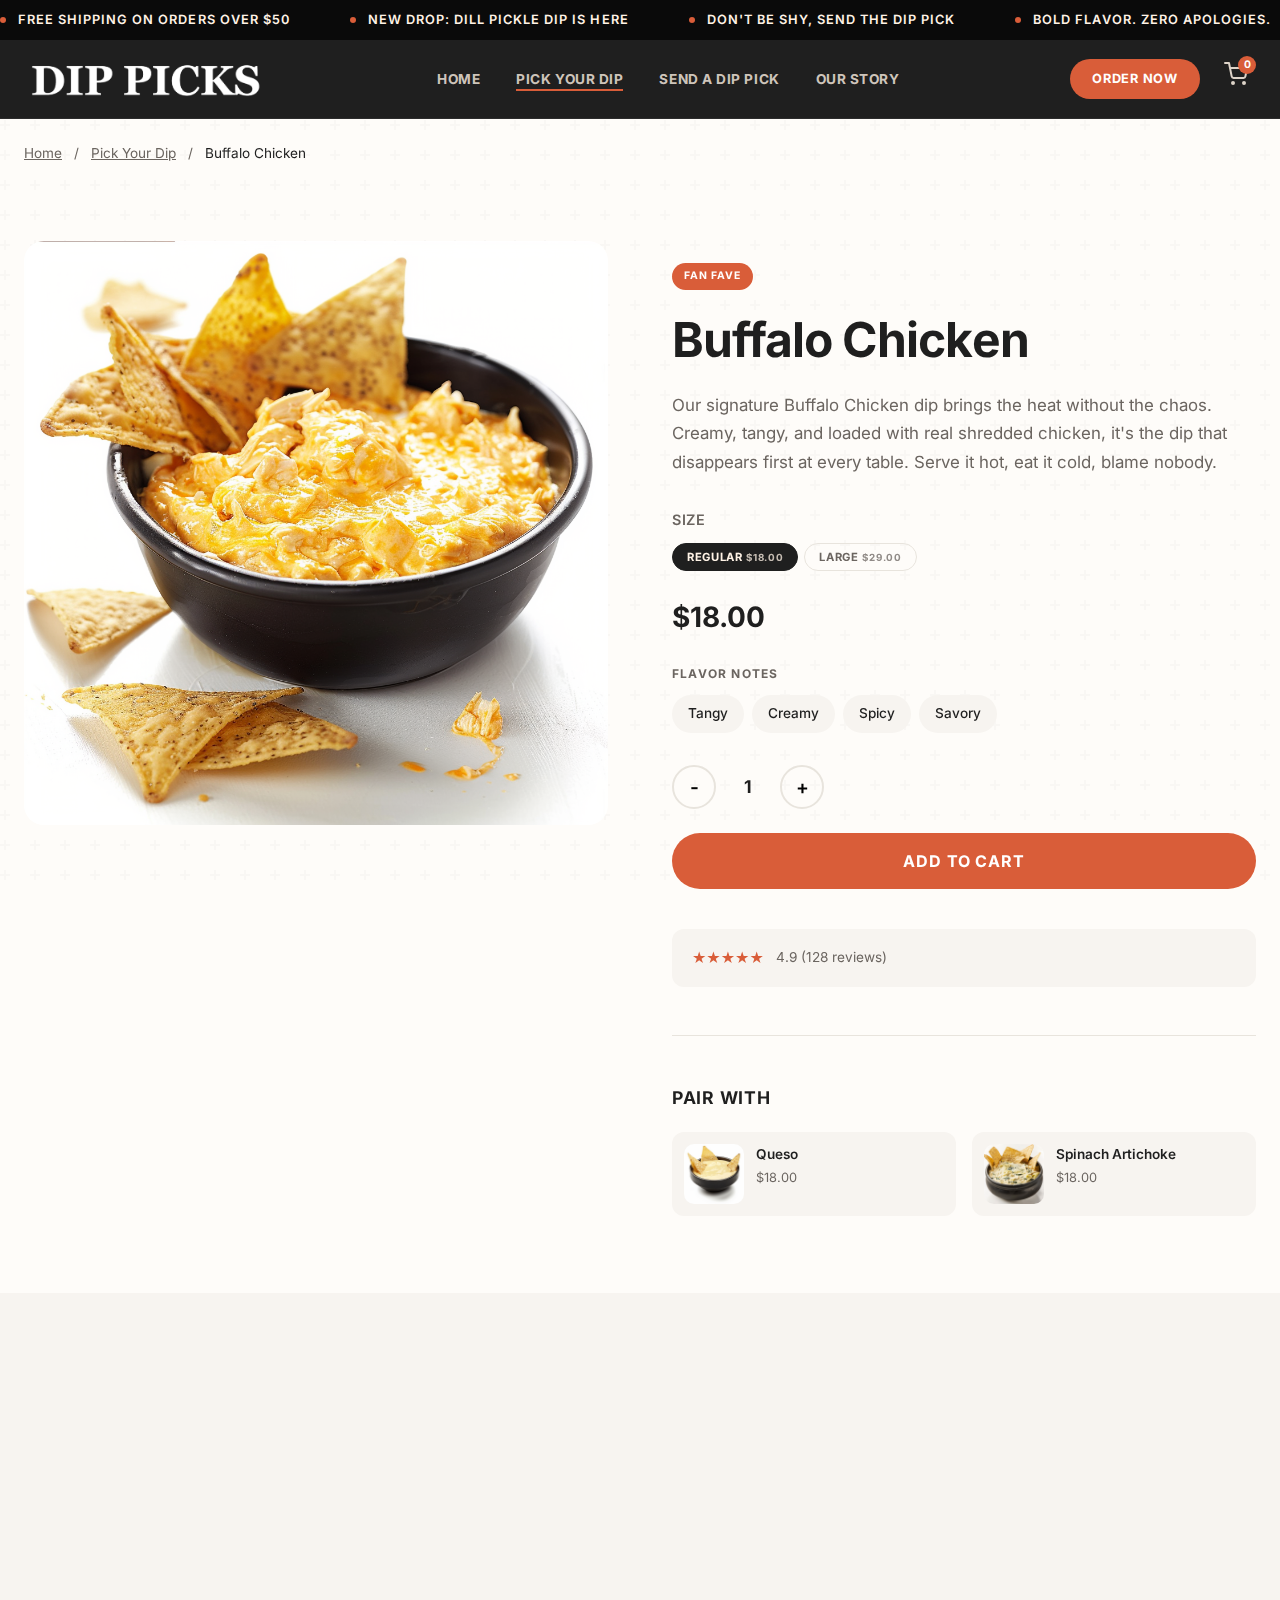
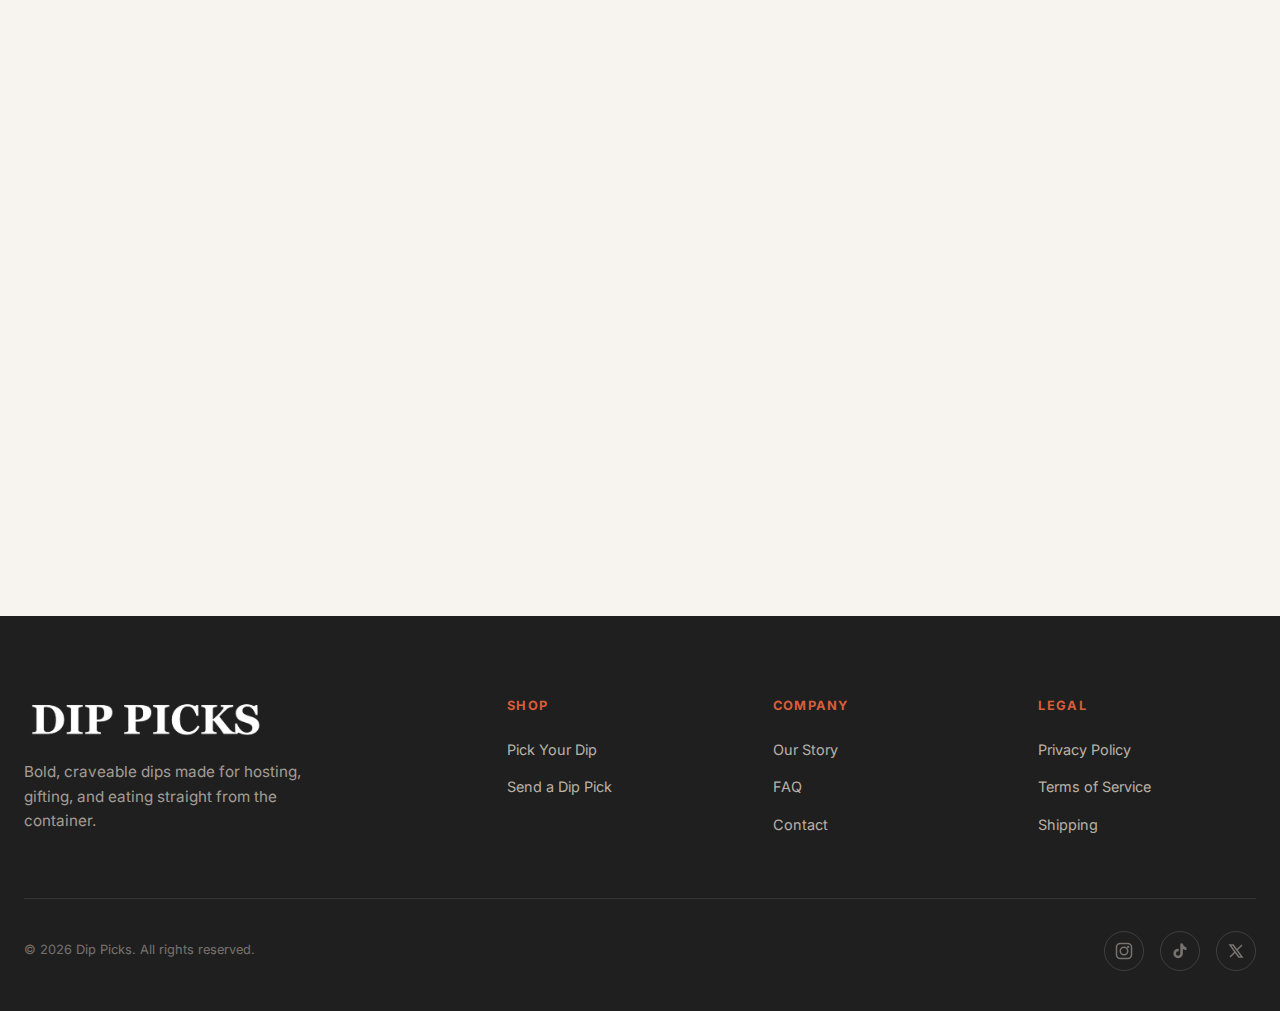
<file: product.html>
<!DOCTYPE html>
<html lang="en">
<head>
  <meta charset="UTF-8">
  <meta name="viewport" content="width=device-width, initial-scale=1.0">
  <title>Buffalo Chicken Dip — Dip Picks</title>
  <link rel="stylesheet" href="css/styles.css">
  <link rel="icon" href="Logos/Circle Logo Transparent.png" type="image/png">
</head>
<body>

  <!-- Announcement Bar -->
  <div class="announcement-bar">
    <div class="announcement-bar__track">
      <span class="announcement-bar__item"><span class="announcement-bar__dot"></span> Free shipping on orders over $50</span>
      <span class="announcement-bar__item"><span class="announcement-bar__dot"></span> New drop: Dill Pickle Dip is here</span>
      <span class="announcement-bar__item"><span class="announcement-bar__dot"></span> Don't be shy, send the Dip Pick</span>
      <span class="announcement-bar__item"><span class="announcement-bar__dot"></span> Bold flavor. Zero apologies.</span>
      <span class="announcement-bar__item"><span class="announcement-bar__dot"></span> Free shipping on orders over $50</span>
      <span class="announcement-bar__item"><span class="announcement-bar__dot"></span> New drop: Dill Pickle Dip is here</span>
      <span class="announcement-bar__item"><span class="announcement-bar__dot"></span> Don't be shy, send the Dip Pick</span>
      <span class="announcement-bar__item"><span class="announcement-bar__dot"></span> Bold flavor. Zero apologies.</span>
    </div>
  </div>

  <!-- Navigation -->
  <nav class="nav" id="mainNav">
    <div class="container">
      <div class="nav__inner">
        <a href="index.html" class="nav__logo">
          <img src="Logos/Dip Picks White Transparent Background.png" alt="Dip Picks">
        </a>
        <ul class="nav__links">
          <li><a href="index.html" class="nav__link">Home</a></li>
          <li><a href="shop.html" class="nav__link active">Pick Your Dip</a></li>
          <li><a href="gifting.html" class="nav__link">Send a Dip Pick</a></li>
          <li><a href="index.html#our-story" class="nav__link">Our Story</a></li>
        </ul>
        <div class="nav__actions">
          <a href="shop.html" class="btn btn--primary btn--sm">Order Now</a>
          <a href="cart.html" class="nav__cart" aria-label="Cart">
            <svg width="24" height="24" viewBox="0 0 24 24" fill="none" stroke="currentColor" stroke-width="2" stroke-linecap="round" stroke-linejoin="round"><circle cx="9" cy="21" r="1"/><circle cx="20" cy="21" r="1"/><path d="M1 1h4l2.68 13.39a2 2 0 0 0 2 1.61h9.72a2 2 0 0 0 2-1.61L23 6H6"/></svg>
            <span class="nav__cart-count">0</span>
          </a>
          <button class="nav__toggle" id="navToggle" aria-label="Menu">
            <span></span><span></span><span></span>
          </button>
        </div>
      </div>
    </div>
  </nav>

  <!-- Mobile Nav -->
  <div class="mobile-overlay" id="mobileOverlay"></div>
  <div class="mobile-nav" id="mobileNav">
    <button class="mobile-nav__close" id="mobileClose">&times;</button>
    <ul class="mobile-nav__links">
      <li><a href="index.html" class="mobile-nav__link">Home</a></li>
      <li><a href="shop.html" class="mobile-nav__link">Pick Your Dip</a></li>
      <li><a href="gifting.html" class="mobile-nav__link">Send a Dip Pick</a></li>
      <li><a href="index.html#our-story" class="mobile-nav__link">Our Story</a></li>
    </ul>
  </div>

  <!-- ========== BREADCRUMB ========== -->
  <div class="container" style="padding-top: 24px;">
    <nav style="font-size: 0.85rem; color: var(--text-muted);">
      <a href="index.html" style="color: var(--text-muted); text-decoration: underline;">Home</a>
      <span style="margin: 0 8px;">/</span>
      <a href="shop.html" style="color: var(--text-muted); text-decoration: underline;">Pick Your Dip</a>
      <span style="margin: 0 8px;">/</span>
      <span style="color: var(--dark);">Buffalo Chicken</span>
    </nav>
  </div>

  <!-- ========== PRODUCT DETAIL ========== -->
  <section class="pdp">
    <div class="container">
      <div class="pdp__grid">
        <!-- Gallery -->
        <div class="pdp__gallery">
          <div class="pdp__main-image">
            <img src="Dip Pictures/Buffalo Chicken.png" alt="Buffalo Chicken Dip">
          </div>
        </div>

        <!-- Info -->
        <div class="pdp__info">
          <span class="badge badge--fan-fave mb-sm">Fan Fave</span>
          <h1 class="pdp__name">Buffalo Chicken</h1>

          <p class="pdp__desc">
            Our signature Buffalo Chicken dip brings the heat without the chaos. Creamy, tangy, and loaded with real shredded chicken, it's the dip that disappears first at every table. Serve it hot, eat it cold, blame nobody.
          </p>

          <!-- Size Selection -->
          <div style="margin-bottom: 24px;">
            <p style="font-weight: 600; margin-bottom: 12px; font-size: 0.9rem; text-transform: uppercase; letter-spacing: 0.05em; color: var(--text-muted);">Size</p>
            <div class="dip-card__sizes" style="margin-bottom: 0;">
              <button class="dip-card__size-btn active" data-price="18.00" data-size="regular">
                Regular
                <span style="font-size: 0.875em; opacity: 0.75;">$18.00</span>
              </button>
              <button class="dip-card__size-btn" data-price="29.00" data-size="large">
                Large
                <span style="font-size: 0.875em; opacity: 0.75;">$29.00</span>
              </button>
            </div>
          </div>

          <div class="pdp__price">$18.00</div>

          <!-- Flavor Notes -->
          <div class="pdp__flavor-notes">
            <p class="pdp__flavor-label">Flavor Notes</p>
            <div class="pdp__flavors">
              <span class="pdp__flavor-tag">Tangy</span>
              <span class="pdp__flavor-tag">Creamy</span>
              <span class="pdp__flavor-tag">Spicy</span>
              <span class="pdp__flavor-tag">Savory</span>
            </div>
          </div>

          <!-- Quantity -->
          <div class="pdp__quantity">
            <button class="pdp__qty-btn" data-action="decrease" aria-label="Decrease quantity">-</button>
            <span class="pdp__qty-value">1</span>
            <button class="pdp__qty-btn" data-action="increase" aria-label="Increase quantity">+</button>
          </div>

          <!-- Add to Cart -->
          <button class="btn btn--primary btn--lg pdp__add-to-cart">Add to Cart</button>

          <!-- Social Proof -->
          <div class="pdp__social-proof">
            <span class="pdp__stars">&#9733;&#9733;&#9733;&#9733;&#9733;</span>
            <span class="pdp__review-count">4.9 (128 reviews)</span>
          </div>

          <!-- Upsell -->
          <div class="upsell">
            <h3 class="upsell__title">Pair With</h3>
            <div class="upsell__grid">
              <a href="#" class="upsell__item">
                <div class="upsell__item-img">
                  <img src="Dip Pictures/Queso.png" alt="Queso">
                </div>
                <div>
                  <div class="upsell__item-name">Queso</div>
                  <div class="upsell__item-price">$18.00</div>
                </div>
              </a>
              <a href="#" class="upsell__item">
                <div class="upsell__item-img">
                  <img src="Dip Pictures/Spinach Artichoke.png" alt="Spinach Artichoke">
                </div>
                <div>
                  <div class="upsell__item-name">Spinach Artichoke</div>
                  <div class="upsell__item-price">$18.00</div>
                </div>
              </a>
            </div>
          </div>
        </div>
      </div>
    </div>
  </section>

  <!-- ========== YOU MIGHT ALSO LIKE ========== -->
  <section class="section section--card-bg">
    <div class="container">
      <div class="section-header text-center">
        <h2 class="heading-lg">You Might Also <span class="accent-underline">Like</span></h2>
      </div>
      <div class="grid-3">
        <div class="dip-card">
          <div class="dip-card__image-wrap">
            <span class="dip-card__badge"><span class="badge badge--cult-classic">Cult Classic</span></span>
            <img src="Dip Pictures/Spinach Artichoke.png" alt="Spinach Artichoke Dip">
          </div>
          <div class="dip-card__body">
            <h3 class="dip-card__name">Spinach Artichoke</h3>
            <p class="dip-card__desc">Rich, cheesy, and loaded with real spinach and artichoke hearts.</p>
            <div class="dip-card__sizes">
              <button class="dip-card__size-btn active" data-price="18.00">Regular</button>
              <button class="dip-card__size-btn" data-price="29.00">Large</button>
            </div>
            <div class="dip-card__footer">
              <span class="dip-card__price">$18.00</span>
              <button class="dip-card__add" aria-label="Add to cart">+</button>
            </div>
          </div>
        </div>
        <div class="dip-card">
          <div class="dip-card__image-wrap">
            <span class="dip-card__badge"><span class="badge badge--mood">Mood</span></span>
            <img src="Dip Pictures/Queso.png" alt="Queso Dip">
          </div>
          <div class="dip-card__body">
            <h3 class="dip-card__name">Queso</h3>
            <p class="dip-card__desc">Smooth, spicy, and dangerously addictive. Real cheese, real peppers.</p>
            <div class="dip-card__sizes">
              <button class="dip-card__size-btn active" data-price="18.00">Regular</button>
              <button class="dip-card__size-btn" data-price="29.00">Large</button>
            </div>
            <div class="dip-card__footer">
              <span class="dip-card__price">$18.00</span>
              <button class="dip-card__add" aria-label="Add to cart">+</button>
            </div>
          </div>
        </div>
        <div class="dip-card">
          <div class="dip-card__image-wrap">
            <span class="dip-card__badge"><span class="badge badge--new">New</span></span>
            <img src="Dip Pictures/Dill Pickle.png" alt="Dill Pickle Dip">
          </div>
          <div class="dip-card__body">
            <h3 class="dip-card__name">Dill Pickle</h3>
            <p class="dip-card__desc">Tangy, dill-loaded, and polarizing in the best way.</p>
            <div class="dip-card__sizes">
              <button class="dip-card__size-btn active" data-price="18.00">Regular</button>
              <button class="dip-card__size-btn" data-price="29.00">Large</button>
            </div>
            <div class="dip-card__footer">
              <span class="dip-card__price">$18.00</span>
              <button class="dip-card__add" aria-label="Add to cart">+</button>
            </div>
          </div>
        </div>
      </div>
    </div>
  </section>

  <!-- Footer -->
  <footer class="footer">
    <div class="container">
      <div class="footer__grid">
        <div class="footer__brand">
          <img src="Logos/Dip Picks White Transparent Background.png" alt="Dip Picks">
          <p class="footer__tagline">Bold, craveable dips made for hosting, gifting, and eating straight from the container.</p>
        </div>
        <div>
          <h4 class="footer__heading">Shop</h4>
          <ul class="footer__links">
            <li><a href="shop.html">Pick Your Dip</a></li>
            <li><a href="gifting.html">Send a Dip Pick</a></li>
          </ul>
        </div>
        <div>
          <h4 class="footer__heading">Company</h4>
          <ul class="footer__links">
            <li><a href="index.html#our-story">Our Story</a></li>
            <li><a href="#">FAQ</a></li>
            <li><a href="#">Contact</a></li>
          </ul>
        </div>
        <div>
          <h4 class="footer__heading">Legal</h4>
          <ul class="footer__links">
            <li><a href="#">Privacy Policy</a></li>
            <li><a href="#">Terms of Service</a></li>
            <li><a href="#">Shipping</a></li>
          </ul>
        </div>
      </div>
      <div class="footer__bottom">
        <span>&copy; 2026 Dip Picks. All rights reserved.</span>
        <div class="footer__social">
          <a href="#" aria-label="Instagram"><svg width="18" height="18" viewBox="0 0 24 24" fill="none" stroke="currentColor" stroke-width="2"><rect x="2" y="2" width="20" height="20" rx="5"/><circle cx="12" cy="12" r="5"/><circle cx="17.5" cy="6.5" r="1.5" fill="currentColor" stroke="none"/></svg></a>
          <a href="#" aria-label="TikTok"><svg width="18" height="18" viewBox="0 0 24 24" fill="currentColor"><path d="M19.59 6.69a4.83 4.83 0 0 1-3.77-4.25V2h-3.45v13.67a2.89 2.89 0 0 1-2.88 2.5 2.89 2.89 0 0 1 0-5.78 2.92 2.92 0 0 1 .88.13V9.04a6.36 6.36 0 0 0-.88-.07 6.34 6.34 0 0 0 0 12.68 6.34 6.34 0 0 0 6.34-6.34V9.41a8.16 8.16 0 0 0 4.77 1.53v-3.4a4.85 4.85 0 0 1-1-.85z"/></svg></a>
          <a href="#" aria-label="Twitter"><svg width="18" height="18" viewBox="0 0 24 24" fill="none" stroke="currentColor" stroke-width="2"><path d="M4 4l11.733 16h4.267l-11.733-16zM4 20l6.768-6.768M13.232 10.768L20 4"/></svg></a>
        </div>
      </div>
    </div>
  </footer>

  <script src="js/main.js"></script>
  <script>
    // PDP Size Toggle
    document.querySelectorAll('.pdp .dip-card__size-btn').forEach(btn => {
      btn.addEventListener('click', () => {
        const container = btn.closest('.dip-card__sizes');
        container.querySelectorAll('.dip-card__size-btn').forEach(s => s.classList.remove('active'));
        btn.classList.add('active');
        const price = btn.dataset.price;
        if (price) {
          const priceEl = document.querySelector('.pdp__price');
          if (priceEl) priceEl.textContent = '$' + price;
        }
      });
    });
  </script>
</body>
</html>
</file>
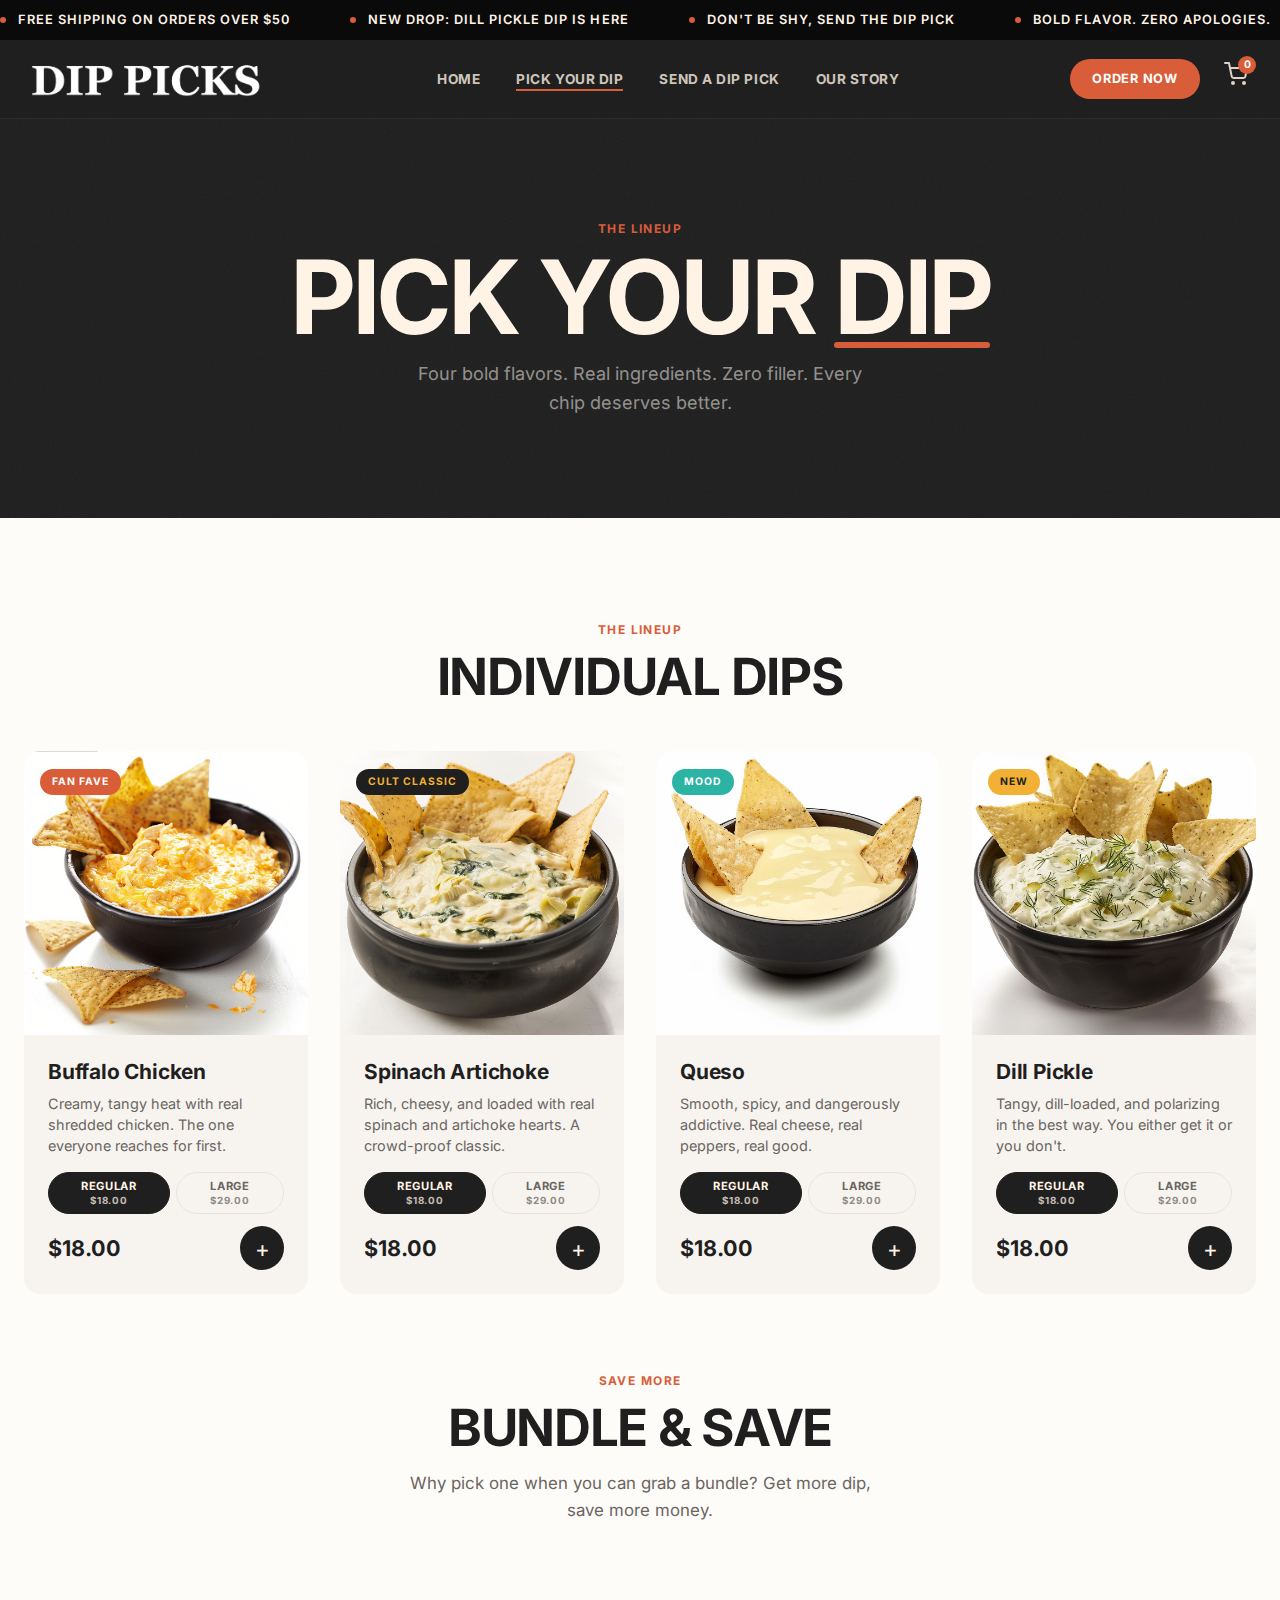
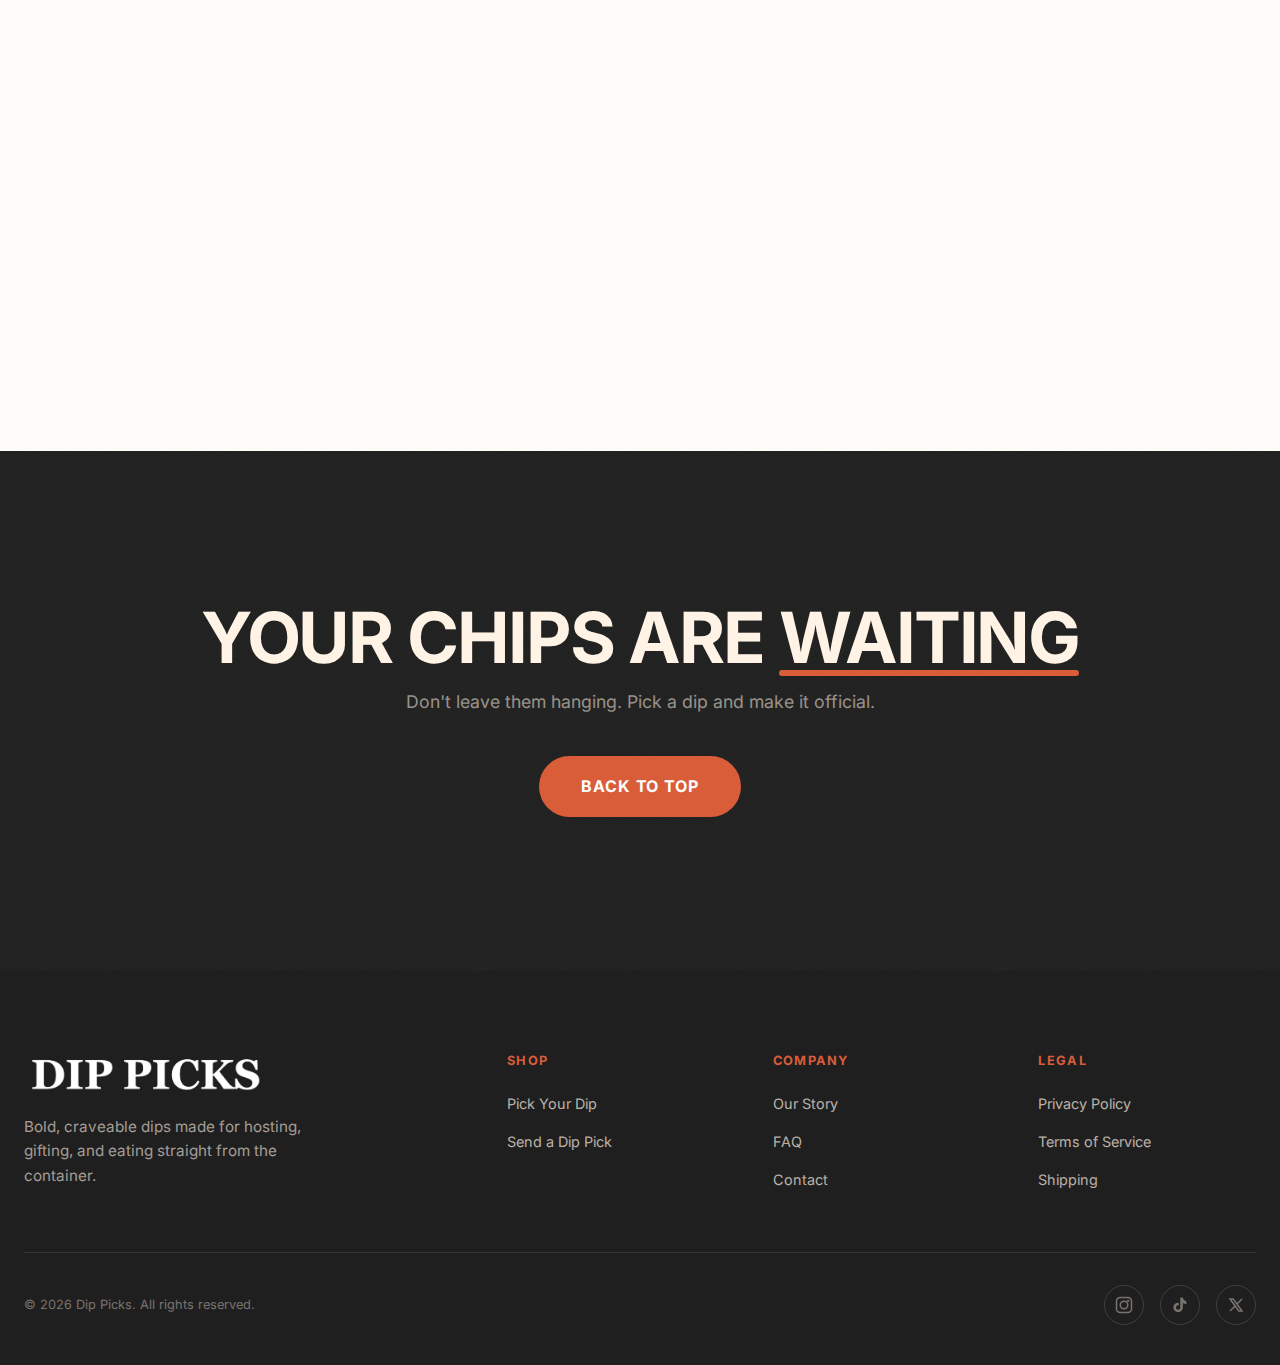
<file: shop.html>
<!DOCTYPE html>
<html lang="en">
<head>
  <meta charset="UTF-8">
  <meta name="viewport" content="width=device-width, initial-scale=1.0">
  <title>Shop All Dips — Dip Picks</title>
  <link rel="stylesheet" href="css/styles.css">
  <link rel="icon" href="Logos/Circle Logo Transparent.png" type="image/png">
</head>
<body>

  <!-- Announcement Bar -->
  <div class="announcement-bar">
    <div class="announcement-bar__track">
      <span class="announcement-bar__item"><span class="announcement-bar__dot"></span> Free shipping on orders over $50</span>
      <span class="announcement-bar__item"><span class="announcement-bar__dot"></span> New drop: Dill Pickle Dip is here</span>
      <span class="announcement-bar__item"><span class="announcement-bar__dot"></span> Don't be shy, send the Dip Pick</span>
      <span class="announcement-bar__item"><span class="announcement-bar__dot"></span> Bold flavor. Zero apologies.</span>
      <span class="announcement-bar__item"><span class="announcement-bar__dot"></span> Free shipping on orders over $50</span>
      <span class="announcement-bar__item"><span class="announcement-bar__dot"></span> New drop: Dill Pickle Dip is here</span>
      <span class="announcement-bar__item"><span class="announcement-bar__dot"></span> Don't be shy, send the Dip Pick</span>
      <span class="announcement-bar__item"><span class="announcement-bar__dot"></span> Bold flavor. Zero apologies.</span>
    </div>
  </div>

  <!-- Navigation -->
  <nav class="nav" id="mainNav">
    <div class="container">
      <div class="nav__inner">
        <a href="index.html" class="nav__logo">
          <img src="Logos/Dip Picks White Transparent Background.png" alt="Dip Picks">
        </a>
        <ul class="nav__links">
          <li><a href="index.html" class="nav__link">Home</a></li>
          <li><a href="shop.html" class="nav__link active">Pick Your Dip</a></li>
          <li><a href="gifting.html" class="nav__link">Send a Dip Pick</a></li>
          <li><a href="index.html#our-story" class="nav__link">Our Story</a></li>
        </ul>
        <div class="nav__actions">
          <a href="shop.html" class="btn btn--primary btn--sm">Order Now</a>
          <a href="cart.html" class="nav__cart" aria-label="Cart">
            <svg width="24" height="24" viewBox="0 0 24 24" fill="none" stroke="currentColor" stroke-width="2" stroke-linecap="round" stroke-linejoin="round"><circle cx="9" cy="21" r="1"/><circle cx="20" cy="21" r="1"/><path d="M1 1h4l2.68 13.39a2 2 0 0 0 2 1.61h9.72a2 2 0 0 0 2-1.61L23 6H6"/></svg>
            <span class="nav__cart-count">0</span>
          </a>
          <button class="nav__toggle" id="navToggle" aria-label="Menu">
            <span></span><span></span><span></span>
          </button>
        </div>
      </div>
    </div>
  </nav>

  <!-- Mobile Nav -->
  <div class="mobile-overlay" id="mobileOverlay"></div>
  <div class="mobile-nav" id="mobileNav">
    <button class="mobile-nav__close" id="mobileClose">&times;</button>
    <ul class="mobile-nav__links">
      <li><a href="index.html" class="mobile-nav__link">Home</a></li>
      <li><a href="shop.html" class="mobile-nav__link">Pick Your Dip</a></li>
      <li><a href="gifting.html" class="mobile-nav__link">Send a Dip Pick</a></li>
      <li><a href="index.html#our-story" class="mobile-nav__link">Our Story</a></li>
    </ul>
  </div>

  <!-- ========== SHOP HERO ========== -->
  <section class="section section--dark grain-overlay" style="padding: clamp(60px,8vw,100px) 0;">
    <div class="container text-center">
      <p class="section-header__eyebrow" style="color: var(--burnt-orange);">The lineup</p>
      <h1 class="heading-xxl" style="margin-bottom: 16px;">Pick Your <span class="accent-underline">Dip</span></h1>
      <p class="body-lg" style="color: rgba(245,241,235,0.55); max-width: 480px; margin: 0 auto;">
        Four bold flavors. Real ingredients. Zero filler. Every chip deserves better.
      </p>
    </div>
  </section>

  <!-- ========== INDIVIDUAL DIPS SECTION ========== -->
  <section class="section section--white" style="padding-bottom: clamp(24px, 3vw, 40px);">
    <div class="container">
      <div style="text-align: center; margin-bottom: 48px;">
        <p class="section-header__eyebrow">The lineup</p>
        <h2 class="heading-lg">Individual Dips</h2>
      </div>

      <div class="grid-4" style="gap: 32px;">
        <!-- Buffalo Chicken -->
        <a href="product.html" class="dip-card" style="text-decoration: none; color: inherit;">
          <div class="dip-card__image-wrap">
            <span class="dip-card__badge"><span class="badge badge--fan-fave">Fan Fave</span></span>
            <img src="Dip Pictures/Buffalo Chicken.png" alt="Buffalo Chicken Dip">
          </div>
          <div class="dip-card__body">
            <h3 class="dip-card__name">Buffalo Chicken</h3>
            <p class="dip-card__desc">Creamy, tangy heat with real shredded chicken. The one everyone reaches for first.</p>

            <!-- Size Options -->
            <div class="dip-card__sizes">
              <button class="dip-card__size-btn active" data-size="regular" onclick="event.preventDefault(); event.stopPropagation();">
                Regular
                <span style="font-size: 0.875em; opacity: 0.75;">$18.00</span>
              </button>
              <button class="dip-card__size-btn" data-size="large" onclick="event.preventDefault(); event.stopPropagation();">
                Large
                <span style="font-size: 0.875em; opacity: 0.75;">$29.00</span>
              </button>
            </div>

            <div class="dip-card__footer">
              <span class="dip-card__price">$18.00</span>
              <button class="dip-card__add" aria-label="Add to cart" onclick="event.preventDefault(); event.stopPropagation();">+</button>
            </div>
          </div>
        </a>

        <!-- Spinach Artichoke -->
        <a href="product.html" class="dip-card" style="text-decoration: none; color: inherit;">
          <div class="dip-card__image-wrap">
            <span class="dip-card__badge"><span class="badge badge--cult-classic">Cult Classic</span></span>
            <img src="Dip Pictures/Spinach Artichoke.png" alt="Spinach Artichoke Dip">
          </div>
          <div class="dip-card__body">
            <h3 class="dip-card__name">Spinach Artichoke</h3>
            <p class="dip-card__desc">Rich, cheesy, and loaded with real spinach and artichoke hearts. A crowd-proof classic.</p>

            <!-- Size Options -->
            <div class="dip-card__sizes">
              <button class="dip-card__size-btn active" data-size="regular" onclick="event.preventDefault(); event.stopPropagation();">
                Regular
                <span style="font-size: 0.875em; opacity: 0.75;">$18.00</span>
              </button>
              <button class="dip-card__size-btn" data-size="large" onclick="event.preventDefault(); event.stopPropagation();">
                Large
                <span style="font-size: 0.875em; opacity: 0.75;">$29.00</span>
              </button>
            </div>

            <div class="dip-card__footer">
              <span class="dip-card__price">$18.00</span>
              <button class="dip-card__add" aria-label="Add to cart" onclick="event.preventDefault(); event.stopPropagation();">+</button>
            </div>
          </div>
        </a>

        <!-- Queso -->
        <a href="product.html" class="dip-card" style="text-decoration: none; color: inherit;">
          <div class="dip-card__image-wrap">
            <span class="dip-card__badge"><span class="badge badge--mood">Mood</span></span>
            <img src="Dip Pictures/Queso.png" alt="Queso Dip">
          </div>
          <div class="dip-card__body">
            <h3 class="dip-card__name">Queso</h3>
            <p class="dip-card__desc">Smooth, spicy, and dangerously addictive. Real cheese, real peppers, real good.</p>

            <!-- Size Options -->
            <div class="dip-card__sizes">
              <button class="dip-card__size-btn active" data-size="regular" onclick="event.preventDefault(); event.stopPropagation();">
                Regular
                <span style="font-size: 0.875em; opacity: 0.75;">$18.00</span>
              </button>
              <button class="dip-card__size-btn" data-size="large" onclick="event.preventDefault(); event.stopPropagation();">
                Large
                <span style="font-size: 0.875em; opacity: 0.75;">$29.00</span>
              </button>
            </div>

            <div class="dip-card__footer">
              <span class="dip-card__price">$18.00</span>
              <button class="dip-card__add" aria-label="Add to cart" onclick="event.preventDefault(); event.stopPropagation();">+</button>
            </div>
          </div>
        </a>

        <!-- Dill Pickle -->
        <a href="product.html" class="dip-card" style="text-decoration: none; color: inherit;">
          <div class="dip-card__image-wrap">
            <span class="dip-card__badge"><span class="badge badge--new">New</span></span>
            <img src="Dip Pictures/Dill Pickle.png" alt="Dill Pickle Dip">
          </div>
          <div class="dip-card__body">
            <h3 class="dip-card__name">Dill Pickle</h3>
            <p class="dip-card__desc">Tangy, dill-loaded, and polarizing in the best way. You either get it or you don't.</p>

            <!-- Size Options -->
            <div class="dip-card__sizes">
              <button class="dip-card__size-btn active" data-size="regular" onclick="event.preventDefault(); event.stopPropagation();">
                Regular
                <span style="font-size: 0.875em; opacity: 0.75;">$18.00</span>
              </button>
              <button class="dip-card__size-btn" data-size="large" onclick="event.preventDefault(); event.stopPropagation();">
                Large
                <span style="font-size: 0.875em; opacity: 0.75;">$29.00</span>
              </button>
            </div>

            <div class="dip-card__footer">
              <span class="dip-card__price">$18.00</span>
              <button class="dip-card__add" aria-label="Add to cart" onclick="event.preventDefault(); event.stopPropagation();">+</button>
            </div>
          </div>
        </a>
      </div>
    </div>
  </section>

  <!-- ========== BUNDLES SECTION ========== -->
  <section class="section section--white" id="bundles" style="padding-top: clamp(24px, 3vw, 40px);">
    <div class="container">
      <div style="text-align: center; margin-bottom: 48px;">
        <p class="section-header__eyebrow">Save More</p>
        <h2 class="heading-lg" style="margin-bottom: 16px;">Bundle & Save</h2>
        <p class="section-header__desc" style="max-width: 480px; margin: 0 auto;">Why pick one when you can grab a bundle? Get more dip, save more money.</p>
      </div>

      <div class="grid-3" style="gap: 32px;">

        <!-- Bundle: You Pick Two -->
        <div class="bundle-card" data-max-picks="2">
          <div class="bundle-card__body">
            <h3 class="bundle-card__name">You Pick Two</h3>
            <p class="bundle-card__desc">Choose any 2 flavors. Save more than buying separately.</p>
            <p class="bundle-card__select-label">Pick your flavors <span class="bundle-card__select-count">(0/2 selected)</span></p>
            <div class="bundle-card__dip-select">
              <button class="bundle-card__dip-btn" data-dip="buffalo">Buffalo Chicken</button>
              <button class="bundle-card__dip-btn" data-dip="spinach">Spinach Artichoke</button>
              <button class="bundle-card__dip-btn" data-dip="queso">Queso</button>
              <button class="bundle-card__dip-btn" data-dip="dill">Dill Pickle</button>
            </div>
            <div class="dip-card__sizes">
              <button class="dip-card__size-btn active" data-price="32.00" data-savings="4.00">Regular</button>
              <button class="dip-card__size-btn" data-price="52.00" data-savings="6.00">Large</button>
            </div>
            <div class="bundle-card__footer">
              <div>
                <div class="bundle-card__price">$32.00</div>
                <div class="bundle-card__savings">Save $4.00</div>
              </div>
              <button class="bundle-card__add" aria-label="Add to cart">+</button>
            </div>
          </div>
        </div>

        <!-- Bundle: The Crowd Pleaser -->
        <div class="bundle-card" data-max-picks="3">
          <div class="bundle-card__body">
            <h3 class="bundle-card__name">The Crowd Pleaser</h3>
            <p class="bundle-card__desc">Pick any 3 flavors. More variety, more happy people.</p>
            <p class="bundle-card__select-label">Pick your flavors <span class="bundle-card__select-count">(0/3 selected)</span></p>
            <div class="bundle-card__dip-select">
              <button class="bundle-card__dip-btn" data-dip="buffalo">Buffalo Chicken</button>
              <button class="bundle-card__dip-btn" data-dip="spinach">Spinach Artichoke</button>
              <button class="bundle-card__dip-btn" data-dip="queso">Queso</button>
              <button class="bundle-card__dip-btn" data-dip="dill">Dill Pickle</button>
            </div>
            <div class="dip-card__sizes">
              <button class="dip-card__size-btn active" data-price="44.00" data-savings="10.00">Regular</button>
              <button class="dip-card__size-btn" data-price="74.00" data-savings="13.00">Large</button>
            </div>
            <div class="bundle-card__footer">
              <div>
                <div class="bundle-card__price">$44.00</div>
                <div class="bundle-card__savings">Save $10.00</div>
              </div>
              <button class="bundle-card__add" aria-label="Add to cart">+</button>
            </div>
          </div>
        </div>

        <!-- Bundle: The Full Send -->
        <div class="bundle-card" data-max-picks="4">
          <div class="bundle-card__body">
            <h3 class="bundle-card__name">The Full Send</h3>
            <p class="bundle-card__desc">All 4 flavors. The whole lineup. Zero FOMO.</p>
            <p class="bundle-card__select-label">All flavors included</p>
            <div class="bundle-card__dip-select">
              <button class="bundle-card__dip-btn selected locked" data-dip="buffalo">Buffalo Chicken</button>
              <button class="bundle-card__dip-btn selected locked" data-dip="spinach">Spinach Artichoke</button>
              <button class="bundle-card__dip-btn selected locked" data-dip="queso">Queso</button>
              <button class="bundle-card__dip-btn selected locked" data-dip="dill">Dill Pickle</button>
            </div>
            <div class="dip-card__sizes">
              <button class="dip-card__size-btn active" data-price="54.00" data-savings="18.00">Regular</button>
              <button class="dip-card__size-btn" data-price="96.00" data-savings="20.00">Large</button>
            </div>
            <div class="bundle-card__footer">
              <div>
                <div class="bundle-card__price">$54.00</div>
                <div class="bundle-card__savings">Save $18.00</div>
              </div>
              <button class="bundle-card__add ready" aria-label="Add to cart">+</button>
            </div>
          </div>
        </div>

      </div>
    </div>
  </section>

  <!-- ========== FINAL CTA ========== -->
  <section class="section section--dark grain-overlay final-cta">
    <div class="container">
      <h2 class="heading-xl final-cta__headline">Your Chips Are <span class="accent-underline">Waiting</span></h2>
      <p class="final-cta__sub">Don't leave them hanging. Pick a dip and make it official.</p>
      <a href="#" class="btn btn--primary btn--lg" onclick="window.scrollTo({top:0,behavior:'smooth'}); return false;">Back to Top</a>
    </div>
  </section>

  <!-- Footer -->
  <footer class="footer">
    <div class="container">
      <div class="footer__grid">
        <div class="footer__brand">
          <img src="Logos/Dip Picks White Transparent Background.png" alt="Dip Picks">
          <p class="footer__tagline">Bold, craveable dips made for hosting, gifting, and eating straight from the container.</p>
        </div>
        <div>
          <h4 class="footer__heading">Shop</h4>
          <ul class="footer__links">
            <li><a href="shop.html">Pick Your Dip</a></li>
            <li><a href="gifting.html">Send a Dip Pick</a></li>
          </ul>
        </div>
        <div>
          <h4 class="footer__heading">Company</h4>
          <ul class="footer__links">
            <li><a href="index.html#our-story">Our Story</a></li>
            <li><a href="#">FAQ</a></li>
            <li><a href="#">Contact</a></li>
          </ul>
        </div>
        <div>
          <h4 class="footer__heading">Legal</h4>
          <ul class="footer__links">
            <li><a href="#">Privacy Policy</a></li>
            <li><a href="#">Terms of Service</a></li>
            <li><a href="#">Shipping</a></li>
          </ul>
        </div>
      </div>
      <div class="footer__bottom">
        <span>&copy; 2026 Dip Picks. All rights reserved.</span>
        <div class="footer__social">
          <a href="#" aria-label="Instagram"><svg width="18" height="18" viewBox="0 0 24 24" fill="none" stroke="currentColor" stroke-width="2"><rect x="2" y="2" width="20" height="20" rx="5"/><circle cx="12" cy="12" r="5"/><circle cx="17.5" cy="6.5" r="1.5" fill="currentColor" stroke="none"/></svg></a>
          <a href="#" aria-label="TikTok"><svg width="18" height="18" viewBox="0 0 24 24" fill="currentColor"><path d="M19.59 6.69a4.83 4.83 0 0 1-3.77-4.25V2h-3.45v13.67a2.89 2.89 0 0 1-2.88 2.5 2.89 2.89 0 0 1 0-5.78 2.92 2.92 0 0 1 .88.13V9.04a6.36 6.36 0 0 0-.88-.07 6.34 6.34 0 0 0 0 12.68 6.34 6.34 0 0 0 6.34-6.34V9.41a8.16 8.16 0 0 0 4.77 1.53v-3.4a4.85 4.85 0 0 1-1-.85z"/></svg></a>
          <a href="#" aria-label="Twitter"><svg width="18" height="18" viewBox="0 0 24 24" fill="none" stroke="currentColor" stroke-width="2"><path d="M4 4l11.733 16h4.267l-11.733-16zM4 20l6.768-6.768M13.232 10.768L20 4"/></svg></a>
        </div>
      </div>
    </div>
  </footer>

  <script>
    // ============================================================
    // BUNDLE CARD INTERACTIVITY
    // ============================================================
    (function () {
      document.querySelectorAll('.bundle-card').forEach(function (card) {
        var maxPicks  = parseInt(card.dataset.maxPicks, 10);
        var dipBtns   = card.querySelectorAll('.bundle-card__dip-btn');
        var countEl   = card.querySelector('.bundle-card__select-count');
        var addBtn    = card.querySelector('.bundle-card__add');
        var sizeBtns  = card.querySelectorAll('.dip-card__size-btn');
        var priceEl   = card.querySelector('.bundle-card__price');
        var savingsEl = card.querySelector('.bundle-card__savings');

        function getSelected() {
          return card.querySelectorAll('.bundle-card__dip-btn.selected').length;
        }

        function refreshState() {
          var count = getSelected();
          if (countEl) countEl.textContent = '(' + count + '/' + maxPicks + ' selected)';
          if (count >= maxPicks) {
            addBtn.classList.add('ready');
          } else {
            addBtn.classList.remove('ready');
          }
        }

        // Dip flavor toggles
        dipBtns.forEach(function (btn) {
          if (btn.classList.contains('locked')) return;
          btn.addEventListener('click', function () {
            if (btn.classList.contains('selected')) {
              btn.classList.remove('selected');
            } else if (getSelected() < maxPicks) {
              btn.classList.add('selected');
            }
            refreshState();
          });
        });

        // Size toggles
        sizeBtns.forEach(function (sBtn) {
          sBtn.addEventListener('click', function () {
            sizeBtns.forEach(function (b) { b.classList.remove('active'); });
            sBtn.classList.add('active');
            if (priceEl)   priceEl.textContent   = '$' + sBtn.dataset.price;
            if (savingsEl) savingsEl.textContent = 'Save $' + sBtn.dataset.savings;
          });
        });

        // Add button: add to cart + visual feedback
        if (addBtn) {
          addBtn.addEventListener('click', function () {
            if (!addBtn.classList.contains('ready') || addBtn.classList.contains('added')) return;

            // Collect selected dips + size for cart
            var nameEl = card.querySelector('.bundle-card__name');
            var activeSizeBtn = card.querySelector('.dip-card__size-btn.active');
            var selectedDips = Array.from(card.querySelectorAll('.bundle-card__dip-btn.selected'))
              .map(function (b) { return b.textContent.trim(); });
            var bundleName = nameEl ? nameEl.textContent.trim() : 'Bundle';
            var size = activeSizeBtn ? activeSizeBtn.textContent.trim() : 'Regular';
            var price = activeSizeBtn && activeSizeBtn.dataset.price ? parseFloat(activeSizeBtn.dataset.price) : 0;
            var savings = activeSizeBtn && activeSizeBtn.dataset.savings ? parseFloat(activeSizeBtn.dataset.savings) : 0;

            // Use global addToCart from main.js
            if (typeof addToCart === 'function') {
              addToCart({ type: 'bundle', name: bundleName, dips: selectedDips, size: size, price: price, savings: savings });
            }

            addBtn.classList.add('added');
            addBtn.textContent = '✓';
            setTimeout(function () {
              addBtn.classList.remove('added');
              addBtn.textContent = '+';
            }, 1400);
          });
        }

        // Initialize counter display
        refreshState();
      });

      // Individual dip card add-to-cart is handled by main.js to avoid duplicate handlers
    })();
  </script>

  <script src="js/main.js"></script>
</body>
</html>
</file>
<file: css/styles.css>
/* ============================================================
   DIP PICKS — Global Design System v2
   ============================================================ */

/* --- Font Faces --- */
@font-face {
  font-family: 'Inter';
  font-style: normal;
  font-weight: 400;
  src: url('../fonts/inter-v20-latin/inter-v20-latin-regular.woff2') format('woff2');
}
@font-face {
  font-family: 'Inter';
  font-style: normal;
  font-weight: 500;
  src: url('../fonts/inter-v20-latin/inter-v20-latin-500.woff2') format('woff2');
}
@font-face {
  font-family: 'Inter';
  font-style: normal;
  font-weight: 600;
  src: url('../fonts/inter-v20-latin/inter-v20-latin-600.woff2') format('woff2');
}
@font-face {
  font-family: 'Inter';
  font-style: normal;
  font-weight: 700;
  src: url('../fonts/inter-v20-latin/inter-v20-latin-700.woff2') format('woff2');
}

@import url('https://fonts.googleapis.com/css2?family=Space+Grotesk:wght@500;600;700&display=swap');

/* --- CSS Custom Properties --- */
:root {
  /* Colors — updated palette, no pink */
  --cream: #FFF3E6;
  --white: #FEFCF9;
  --dark: #1F1F1F;
  --burnt-orange: #D95D39;
  --mustard: #F2B134;
  --teal: #2BB3A3;
  --card-bg: #F7F4F0;
  --card-border: #E8E4DD;
  --text-muted: #6B6560;

  /* Typography */
  --font-display: 'Space Grotesk', 'Inter', sans-serif;
  --font-body: 'Inter', system-ui, sans-serif;

  /* Spacing */
  --section-pad: clamp(60px, 8vw, 120px);
  --container-width: 1280px;
  --gap: 24px;

  /* Transitions */
  --ease-out: cubic-bezier(0.22, 1, 0.36, 1);
  --transition-fast: 0.2s var(--ease-out);
  --transition-med: 0.4s var(--ease-out);
}

/* --- Reset & Base --- */
*, *::before, *::after {
  box-sizing: border-box;
  margin: 0;
  padding: 0;
}

html {
  scroll-behavior: smooth;
  -webkit-font-smoothing: antialiased;
  -moz-osx-font-smoothing: grayscale;
}

body {
  font-family: var(--font-body);
  font-weight: 400;
  font-size: 16px;
  line-height: 1.6;
  color: var(--dark);
  background-color: var(--white);
  overflow-x: hidden;
}

/* Subtle texture on white background */
body::before {
  content: '';
  position: fixed;
  inset: 0;
  background-image: url("data:image/svg+xml,%3Csvg width='60' height='60' viewBox='0 0 60 60' xmlns='http://www.w3.org/2000/svg'%3E%3Cg fill='none' fill-rule='evenodd'%3E%3Cg fill='%23000000' fill-opacity='0.018'%3E%3Cpath d='M36 34v-4h-2v4h-4v2h4v4h2v-4h4v-2h-4zm0-30V0h-2v4h-4v2h4v4h2V6h4V4h-4zM6 34v-4H4v4H0v2h4v4h2v-4h4v-2H6zM6 4V0H4v4H0v2h4v4h2V6h4V4H6z'/%3E%3C/g%3E%3C/g%3E%3C/svg%3E");
  pointer-events: none;
  z-index: 0;
}

body > * {
  position: relative;
  z-index: 1;
}

img {
  max-width: 100%;
  height: auto;
  display: block;
}

a {
  color: inherit;
  text-decoration: none;
}

button {
  font-family: inherit;
  cursor: pointer;
  border: none;
  background: none;
}

/* --- Container --- */
.container {
  width: 100%;
  max-width: var(--container-width);
  margin: 0 auto;
  padding: 0 var(--gap);
}

.container--wide {
  max-width: 1440px;
}

/* --- Typography Scale (BOLDER) --- */
.heading-xxl {
  font-family: var(--font-display);
  font-weight: 700;
  font-size: clamp(3.2rem, 8vw, 7rem);
  line-height: 0.92;
  letter-spacing: -0.04em;
  text-transform: uppercase;
}

.heading-xl {
  font-family: var(--font-display);
  font-weight: 700;
  font-size: clamp(2.5rem, 5.5vw, 5rem);
  line-height: 0.95;
  letter-spacing: -0.03em;
  text-transform: uppercase;
}

.heading-lg {
  font-family: var(--font-display);
  font-weight: 700;
  font-size: clamp(2rem, 4vw, 3.2rem);
  line-height: 1;
  letter-spacing: -0.025em;
  text-transform: uppercase;
}

.heading-md {
  font-family: var(--font-display);
  font-weight: 700;
  font-size: clamp(1.3rem, 2.5vw, 1.85rem);
  line-height: 1.1;
  letter-spacing: -0.015em;
}

.heading-sm {
  font-family: var(--font-display);
  font-weight: 700;
  font-size: clamp(1rem, 1.5vw, 1.25rem);
  line-height: 1.2;
  letter-spacing: 0.02em;
  text-transform: uppercase;
}

.body-lg {
  font-size: 1.125rem;
  line-height: 1.6;
}

.body-md {
  font-size: 1rem;
  line-height: 1.6;
}

.body-sm {
  font-size: 0.875rem;
  line-height: 1.5;
}

.label {
  font-family: var(--font-display);
  font-size: 0.75rem;
  font-weight: 700;
  letter-spacing: 0.1em;
  text-transform: uppercase;
}

/* --- Accent Underline --- */
.accent-underline {
  position: relative;
  display: inline-block;
}

.accent-underline::after {
  content: '';
  position: absolute;
  bottom: -4px;
  left: 0;
  width: 100%;
  height: 6px;
  background: var(--burnt-orange);
  border-radius: 3px;
}

.accent-underline--mustard::after {
  background: var(--mustard);
}

.accent-underline--teal::after {
  background: var(--teal);
}

/* --- Buttons --- */
.btn {
  display: inline-flex;
  align-items: center;
  justify-content: center;
  gap: 8px;
  font-family: var(--font-display);
  font-weight: 700;
  font-size: 0.9rem;
  letter-spacing: 0.06em;
  text-transform: uppercase;
  padding: 14px 32px;
  border-radius: 50px;
  transition: all var(--transition-fast);
  white-space: nowrap;
}

.btn--primary {
  background: var(--burnt-orange);
  color: #fff;
}
.btn--primary:hover {
  background: #c24e2b;
  transform: translateY(-2px);
  box-shadow: 0 8px 24px rgba(217, 93, 57, 0.3);
}

.btn--dark {
  background: var(--dark);
  color: var(--cream);
}
.btn--dark:hover {
  background: #333;
  transform: translateY(-2px);
  box-shadow: 0 8px 24px rgba(31, 31, 31, 0.25);
}

.btn--outline {
  background: transparent;
  color: var(--dark);
  border: 2px solid var(--dark);
}
.btn--outline:hover {
  background: var(--dark);
  color: var(--cream);
  transform: translateY(-2px);
}

.btn--outline-light {
  background: transparent;
  color: #fff;
  border: 2px solid rgba(255,255,255,0.7);
}
.btn--outline-light:hover {
  background: #fff;
  color: var(--dark);
  transform: translateY(-2px);
}

.btn--mustard {
  background: var(--mustard);
  color: var(--dark);
}
.btn--mustard:hover {
  background: #dfa020;
  transform: translateY(-2px);
  box-shadow: 0 8px 24px rgba(242, 177, 52, 0.3);
}

.btn--sm {
  padding: 10px 22px;
  font-size: 0.8rem;
}

.btn--lg {
  padding: 18px 42px;
  font-size: 1rem;
}

/* --- Badges --- */
.badge {
  display: inline-block;
  font-family: var(--font-display);
  font-size: 0.65rem;
  font-weight: 700;
  letter-spacing: 0.1em;
  text-transform: uppercase;
  padding: 5px 12px;
  border-radius: 50px;
}

.badge--fan-fave {
  background: var(--burnt-orange);
  color: #fff;
}

.badge--spicy {
  background: #C0392B;
  color: #fff;
}

.badge--cult-classic {
  background: var(--dark);
  color: var(--mustard);
}

.badge--mood {
  background: var(--teal);
  color: #fff;
}

.badge--new {
  background: var(--mustard);
  color: var(--dark);
}

/* --- Product Card --- */
.dip-card {
  background: var(--card-bg);
  border-radius: 16px;
  overflow: hidden;
  transition: all var(--transition-med);
  position: relative;
}

.dip-card:hover {
  transform: translateY(-6px);
  box-shadow: 0 20px 48px rgba(31, 31, 31, 0.12);
}

.dip-card__image-wrap {
  position: relative;
  overflow: hidden;
  aspect-ratio: 1 / 1;
  background: var(--white);
}

.dip-card__image-wrap img {
  width: 100%;
  height: 100%;
  object-fit: cover;
  transition: transform var(--transition-med);
}

.dip-card:hover .dip-card__image-wrap img {
  transform: scale(1.05);
}

.dip-card__badge {
  position: absolute;
  top: 16px;
  left: 16px;
  z-index: 2;
}

.dip-card__body {
  padding: 20px 24px 24px;
}

.dip-card__name {
  font-family: var(--font-display);
  font-weight: 700;
  font-size: 1.3rem;
  letter-spacing: -0.01em;
  margin-bottom: 6px;
}

.dip-card__desc {
  font-size: 0.9rem;
  color: var(--text-muted);
  margin-bottom: 16px;
  line-height: 1.45;
}

.dip-card__footer {
  display: flex;
  align-items: center;
  justify-content: space-between;
}

.dip-card__price {
  font-family: var(--font-display);
  font-weight: 700;
  font-size: 1.35rem;
}

/* Size toggle on cards */
.dip-card__sizes {
  display: flex;
  gap: 6px;
  margin-bottom: 12px;
}

.dip-card__size-btn {
  font-family: var(--font-display);
  font-size: 0.7rem;
  font-weight: 700;
  letter-spacing: 0.06em;
  text-transform: uppercase;
  padding: 6px 14px;
  border-radius: 50px;
  border: 1.5px solid var(--card-border);
  background: transparent;
  color: var(--text-muted);
  transition: all var(--transition-fast);
  cursor: pointer;
}

.dip-card__size-btn.active,
.dip-card__size-btn:hover {
  background: var(--dark);
  color: var(--cream);
  border-color: var(--dark);
}

.dip-card__add {
  width: 44px;
  height: 44px;
  border-radius: 50%;
  background: var(--dark);
  color: var(--cream);
  display: flex;
  align-items: center;
  justify-content: center;
  font-size: 1.4rem;
  transition: all var(--transition-fast);
}

.dip-card__add:hover {
  background: var(--burnt-orange);
  transform: scale(1.1);
}

.dip-card__add.added {
  background: var(--teal);
  transform: scale(1.1);
  cursor: default;
}

/* --- Announcement Bar --- */
.announcement-bar {
  background: #0a0a0a;
  color: var(--cream);
  padding: 10px 0;
  overflow: hidden;
  position: relative;
  z-index: 101;
}

.announcement-bar__track {
  display: flex;
  animation: marquee 35s linear infinite;
  gap: 60px;
  white-space: nowrap;
}

.announcement-bar__item {
  font-family: var(--font-display);
  font-size: 0.8rem;
  font-weight: 600;
  letter-spacing: 0.08em;
  text-transform: uppercase;
  display: flex;
  align-items: center;
  gap: 12px;
  flex-shrink: 0;
}

.announcement-bar__dot {
  width: 6px;
  height: 6px;
  border-radius: 50%;
  background: var(--burnt-orange);
  flex-shrink: 0;
}

@keyframes marquee {
  0% { transform: translateX(0); }
  100% { transform: translateX(-50%); }
}

/* --- Navigation --- */
.nav {
  position: sticky;
  top: 0;
  z-index: 100;
  background: var(--dark);
  border-bottom: 1px solid rgba(255, 255, 255, 0.06);
  transition: box-shadow var(--transition-fast);
}

.nav.scrolled {
  box-shadow: 0 2px 20px rgba(0, 0, 0, 0.3);
}

.nav__inner {
  display: grid;
  grid-template-columns: auto 1fr auto;
  align-items: center;
  padding: 14px 0;
  gap: 24px;
}

.nav__logo {
  justify-self: start;
}

/* Logo size */
.nav__logo img {
  height: 44px;
  width: auto;
}

.nav__links {
  display: flex;
  align-items: center;
  justify-content: center;
  gap: 36px;
  list-style: none;
}

.nav__link {
  font-family: var(--font-display);
  font-size: 0.85rem;
  font-weight: 700;
  letter-spacing: 0.04em;
  text-transform: uppercase;
  color: rgba(255, 243, 230, 0.8);
  position: relative;
  transition: color var(--transition-fast);
}

.nav__link:hover {
  color: #fff;
}

.nav__link::after {
  content: '';
  position: absolute;
  bottom: -4px;
  left: 0;
  width: 0;
  height: 2px;
  background: var(--burnt-orange);
  transition: width var(--transition-fast);
}

.nav__link:hover::after,
.nav__link.active::after {
  width: 100%;
}

.nav__actions {
  display: flex;
  align-items: center;
  gap: 16px;
}

.nav__cart {
  position: relative;
  font-size: 1.3rem;
  padding: 8px;
  color: rgba(255, 243, 230, 0.85);
}

.nav__cart-count {
  position: absolute;
  top: 2px;
  right: 0;
  width: 18px;
  height: 18px;
  border-radius: 50%;
  background: var(--burnt-orange);
  color: #fff;
  font-size: 0.65rem;
  font-weight: 700;
  display: flex;
  align-items: center;
  justify-content: center;
}

/* Mobile Nav Toggle */
.nav__toggle {
  display: none;
  flex-direction: column;
  gap: 5px;
  padding: 8px;
}

.nav__toggle span {
  width: 24px;
  height: 2px;
  background: var(--cream);
  transition: all var(--transition-fast);
}

/* --- Section Utilities --- */
.section {
  padding: var(--section-pad) 0;
}

.section--dark {
  background: var(--dark);
  color: var(--cream);
}

.section--white {
  background: var(--white);
}

.section--cream {
  background: var(--cream);
}

.section--card-bg {
  background: var(--card-bg);
}

/* Grain texture overlay for dark sections */
.grain-overlay {
  position: relative;
}

.grain-overlay::before {
  content: '';
  position: absolute;
  inset: 0;
  background-image: url("data:image/svg+xml,%3Csvg viewBox='0 0 256 256' xmlns='http://www.w3.org/2000/svg'%3E%3Cfilter id='noise'%3E%3CfeTurbulence type='fractalNoise' baseFrequency='0.9' numOctaves='4' stitchTiles='stitch'/%3E%3C/filter%3E%3Crect width='100%25' height='100%25' filter='url(%23noise)' opacity='0.04'/%3E%3C/svg%3E");
  pointer-events: none;
  z-index: 0;
}

.grain-overlay > * {
  position: relative;
  z-index: 1;
}

/* ============================================================
   FULL-BLEED HERO (Liquid Death style)
   ============================================================ */
.hero-fullbleed {
  position: relative;
  width: 100%;
  height: 90vh;
  min-height: 600px;
  max-height: 1000px;
  overflow: hidden;
  display: flex;
  align-items: center;
}

.hero-fullbleed__image {
  position: absolute;
  inset: 0;
  z-index: 0;
}

.hero-fullbleed__image img {
  width: 100%;
  height: 100%;
  object-fit: cover;
  object-position: center 60%;
}

.hero-fullbleed__overlay {
  position: absolute;
  inset: 0;
  background: linear-gradient(
    to left,
    rgba(10, 10, 10, 0.80) 0%,
    rgba(10, 10, 10, 0.15) 50%,
    rgba(10, 10, 10, 0.30) 100%
  );
  z-index: 1;
}

/* CTAs anchored to right side of hero — side by side */
.hero-fullbleed__cta-right {
  position: absolute;
  right: clamp(32px, 6vw, 90px);
  top: 65%;
  transform: translateY(-50%);
  z-index: 2;
  display: flex;
  flex-direction: row;
  align-items: flex-start;
  gap: 16px;
}

.hero-cta-item {
  display: flex;
  flex-direction: column;
  align-items: center;
  gap: 8px;
}

.hero-cta-item .btn {
  white-space: nowrap;
}

.hero-cta-item__sub {
  font-size: 0.82rem;
  font-weight: 600;
  color: #fff;
  text-shadow: 0 1px 10px rgba(0, 0, 0, 0.85);
  font-style: italic;
  text-align: center;
  letter-spacing: 0.01em;
  background: rgba(0, 0, 0, 0.28);
  padding: 3px 10px;
  border-radius: 20px;
}

/* Text overlay PNG — desktop: left-centered, impactful size */
.hero-fullbleed__text-overlay {
  position: absolute;
  left: clamp(32px, 6vw, 80px);
  top: 50%;
  transform: translateY(-50%);
  z-index: 2;
  width: clamp(360px, 46vw, 660px);
  pointer-events: none;
}

.hero-fullbleed__text-overlay img {
  width: 100%;
  height: auto;
  display: block;
  filter: drop-shadow(0 2px 24px rgba(0, 0, 0, 0.70));
}

/* ============================================================
   GIFTING LIFESTYLE SECTION (full-bleed with couple photo)
   ============================================================ */
.gifting-lifestyle {
  position: relative;
  width: 100%;
  min-height: 580px;
  display: flex;
  align-items: center;
  overflow: hidden;
}

.gifting-lifestyle__image {
  position: absolute;
  inset: 0;
  z-index: 0;
}

.gifting-lifestyle__image img {
  width: 100%;
  height: 100%;
  object-fit: cover;
  object-position: center;
}

.gifting-lifestyle__overlay {
  position: absolute;
  inset: 0;
  background: linear-gradient(
    to right,
    rgba(10, 10, 10, 0.82) 0%,
    rgba(10, 10, 10, 0.55) 45%,
    rgba(10, 10, 10, 0.10) 75%,
    transparent 100%
  );
  z-index: 1;
}

.gifting-lifestyle__content {
  position: relative;
  z-index: 2;
  max-width: 500px;
  padding: clamp(64px, 8vw, 100px) 0 clamp(64px, 8vw, 100px) clamp(24px, 6vw, 100px);
  color: #fff;
}

/* ============================================================
   OUR STORY SECTION
   ============================================================ */
.our-story {
  background: #000;
  color: var(--cream);
  /* No top/bottom padding — columns handle internal spacing */
}

.our-story__grid {
  display: grid;
  grid-template-columns: 1fr 1fr;
  gap: 0;
  align-items: stretch;
  min-height: clamp(500px, 55vw, 720px);
}

.our-story__text {
  padding: clamp(60px, 7vw, 100px) clamp(32px, 4vw, 80px) clamp(60px, 7vw, 100px) clamp(32px, 6vw, 120px);
  display: flex;
  flex-direction: column;
  justify-content: center;
}

.our-story__text p {
  color: rgba(255, 243, 230, 0.6);
  line-height: 1.75;
  margin-bottom: 20px;
  font-size: 1.05rem;
}

.our-story__image {
  border-radius: 0;
  overflow: hidden;
  align-self: stretch;
}

.our-story__image img {
  width: 100%;
  height: 100%;
  object-fit: cover;
  object-position: center top;
  display: block;
}

/* --- Full-bleed Image Section --- */
.lifestyle-break {
  position: relative;
  height: clamp(400px, 50vw, 600px);
  overflow: hidden;
  display: flex;
  align-items: center;
  justify-content: center;
}

.lifestyle-break img {
  position: absolute;
  inset: 0;
  width: 100%;
  height: 100%;
  object-fit: cover;
}

.lifestyle-break__overlay {
  position: absolute;
  inset: 0;
  background: linear-gradient(to bottom, rgba(31,31,31,0.3), rgba(31,31,31,0.6));
}

.lifestyle-break__content {
  position: relative;
  z-index: 2;
  text-align: center;
  color: #fff;
  padding: 0 var(--gap);
}

/* --- Footer --- */
.footer {
  background: var(--dark);
  color: var(--cream);
  padding: 80px 0 40px;
}

.footer__grid {
  display: grid;
  grid-template-columns: 2fr 1fr 1fr 1fr;
  gap: 48px;
  margin-bottom: 60px;
}

.footer__brand img {
  height: 44px;
  margin-bottom: 20px;
}

.footer__tagline {
  font-size: 0.95rem;
  color: rgba(255, 243, 230, 0.6);
  max-width: 280px;
  line-height: 1.6;
}

.footer__heading {
  font-family: var(--font-display);
  font-size: 0.8rem;
  font-weight: 700;
  letter-spacing: 0.1em;
  text-transform: uppercase;
  margin-bottom: 20px;
  color: var(--burnt-orange);
}

.footer__links {
  list-style: none;
  display: flex;
  flex-direction: column;
  gap: 12px;
}

.footer__links a {
  font-size: 0.9rem;
  color: rgba(255, 243, 230, 0.7);
  transition: color var(--transition-fast);
}

.footer__links a:hover {
  color: var(--cream);
}

.footer__bottom {
  border-top: 1px solid rgba(255, 243, 230, 0.1);
  padding-top: 32px;
  display: flex;
  align-items: center;
  justify-content: space-between;
  font-size: 0.8rem;
  color: rgba(255, 243, 230, 0.4);
}

.footer__social {
  display: flex;
  gap: 16px;
}

.footer__social a {
  width: 40px;
  height: 40px;
  border-radius: 50%;
  border: 1px solid rgba(255, 243, 230, 0.15);
  display: flex;
  align-items: center;
  justify-content: center;
  font-size: 1rem;
  transition: all var(--transition-fast);
}

.footer__social a:hover {
  border-color: var(--burnt-orange);
  background: var(--burnt-orange);
  color: #fff;
}

/* --- Grid Utilities --- */
.grid-2 {
  display: grid;
  grid-template-columns: repeat(2, 1fr);
  gap: var(--gap);
}

.grid-3 {
  display: grid;
  grid-template-columns: repeat(3, 1fr);
  gap: var(--gap);
}

.grid-4 {
  display: grid;
  grid-template-columns: repeat(4, 1fr);
  gap: var(--gap);
}

/* --- Text Alignment --- */
.text-center { text-align: center; }
.text-left { text-align: left; }

/* --- Spacing Utilities --- */
.mb-sm { margin-bottom: 12px; }
.mb-md { margin-bottom: 24px; }
.mb-lg { margin-bottom: 48px; }
.mb-xl { margin-bottom: 72px; }
.mt-md { margin-top: 24px; }
.mt-lg { margin-top: 48px; }

/* --- Section Headers --- */
.section-header {
  margin-bottom: 48px;
}

.section-header__eyebrow {
  font-family: var(--font-display);
  font-size: 0.75rem;
  font-weight: 700;
  letter-spacing: 0.12em;
  text-transform: uppercase;
  color: var(--burnt-orange);
  margin-bottom: 12px;
}

.section-header__title {
  margin-bottom: 16px;
}

.section-header__desc {
  font-size: 1.05rem;
  color: var(--text-muted);
  max-width: 560px;
  line-height: 1.65;
}

.section--dark .section-header__desc {
  color: rgba(255, 243, 230, 0.6);
}

.section--dark .section-header__eyebrow {
  color: var(--mustard);
}

/* --- Hosting / Social Section --- */
.hosting-section__content {
  max-width: 700px;
}

.hosting-section__stats {
  display: flex;
  gap: 60px;
  margin-top: 48px;
}

.hosting-section__stat-number {
  font-family: var(--font-display);
  font-weight: 700;
  font-size: 2.5rem;
  color: var(--mustard);
}

.hosting-section__stat-label {
  font-size: 0.85rem;
  color: rgba(255, 243, 230, 0.5);
  margin-top: 4px;
}

/* --- Bundle Card --- */
.bundle-card {
  background: var(--card-bg);
  border-radius: 20px;
  overflow: hidden;
  border: 1px solid var(--card-border);
  transition: box-shadow var(--transition-med);
}

.bundle-card:hover {
  box-shadow: 0 12px 40px rgba(31, 31, 31, 0.10);
}

.bundle-card__body {
  padding: 24px 24px 28px;
}

.bundle-card__name {
  font-family: var(--font-display);
  font-weight: 700;
  font-size: 1.35rem;
  margin-bottom: 6px;
}

.bundle-card__desc {
  font-size: 0.9rem;
  color: var(--text-muted);
  margin-bottom: 20px;
  line-height: 1.5;
}

/* Dip selector label */
.bundle-card__select-label {
  font-family: var(--font-display);
  font-size: 0.7rem;
  font-weight: 700;
  letter-spacing: 0.08em;
  text-transform: uppercase;
  color: var(--text-muted);
  margin-bottom: 10px;
}

.bundle-card__select-count {
  color: var(--burnt-orange);
}

/* 2x2 dip toggle grid */
.bundle-card__dip-select {
  display: grid;
  grid-template-columns: 1fr 1fr;
  gap: 7px;
  margin-bottom: 16px;
}

.bundle-card__dip-btn {
  font-family: var(--font-display);
  font-size: 0.62rem;
  font-weight: 700;
  letter-spacing: 0.05em;
  text-transform: uppercase;
  padding: 9px 8px;
  border-radius: 50px;
  border: 1.5px solid var(--card-border);
  background: transparent;
  color: var(--text-muted);
  transition: all var(--transition-fast);
  cursor: pointer;
  text-align: center;
  line-height: 1.2;
}

.bundle-card__dip-btn:hover:not(.selected):not(:disabled) {
  border-color: var(--burnt-orange);
  color: var(--burnt-orange);
}

.bundle-card__dip-btn.selected {
  background: var(--burnt-orange);
  color: #fff;
  border-color: var(--burnt-orange);
}

.bundle-card__dip-btn.selected.locked {
  /* Full Send: pre-selected, not togglable */
  cursor: default;
  opacity: 0.85;
}

.bundle-card__footer {
  display: flex;
  align-items: center;
  justify-content: space-between;
  margin-top: 16px;
}

.bundle-card__price {
  font-family: var(--font-display);
  font-weight: 700;
  font-size: 1.4rem;
}

.bundle-card__savings {
  font-size: 0.8rem;
  font-weight: 600;
  color: var(--burnt-orange);
  margin-top: 3px;
}

/* Add button — locked until selections made */
.bundle-card__add {
  width: 44px;
  height: 44px;
  border-radius: 50%;
  background: var(--dark);
  color: var(--cream);
  display: flex;
  align-items: center;
  justify-content: center;
  font-size: 1.4rem;
  flex-shrink: 0;
  transition: all var(--transition-fast);
  opacity: 0.35;
  cursor: not-allowed;
}

.bundle-card__add.ready {
  opacity: 1;
  cursor: pointer;
}

.bundle-card__add.ready:hover {
  background: var(--burnt-orange);
  transform: scale(1.1);
}

.bundle-card__add.added {
  background: var(--teal);
  opacity: 1;
  cursor: default;
}

/* --- Gifting Section --- */
.gifting-grid {
  display: grid;
  grid-template-columns: 1fr 1fr;
  gap: 48px;
  align-items: center;
}

.gifting-image {
  border-radius: 20px;
  overflow: hidden;
}

.gifting-image img {
  width: 100%;
  height: 100%;
  object-fit: cover;
  aspect-ratio: 4 / 5;
}

/* --- Product Detail --- */
.pdp {
  padding: clamp(40px, 6vw, 80px) 0;
}

.pdp__grid {
  display: grid;
  grid-template-columns: 1fr 1fr;
  gap: 64px;
  align-items: start;
}

.pdp__gallery {
  position: sticky;
  top: 100px;
}

.pdp__main-image {
  border-radius: 20px;
  overflow: hidden;
  background: var(--card-bg);
}

.pdp__main-image img {
  width: 100%;
  aspect-ratio: 1 / 1;
  object-fit: cover;
}

.pdp__info {
  padding-top: 20px;
}

.pdp__name {
  font-family: var(--font-display);
  font-weight: 700;
  font-size: clamp(2rem, 4vw, 3rem);
  letter-spacing: -0.02em;
  margin-bottom: 12px;
}

.pdp__price {
  font-family: var(--font-display);
  font-weight: 700;
  font-size: 1.75rem;
  margin-bottom: 24px;
}

.pdp__desc {
  font-size: 1.05rem;
  color: var(--text-muted);
  line-height: 1.7;
  margin-bottom: 32px;
}

.pdp__flavor-notes {
  margin-bottom: 32px;
}

.pdp__flavor-label {
  font-family: var(--font-display);
  font-size: 0.75rem;
  font-weight: 700;
  letter-spacing: 0.1em;
  text-transform: uppercase;
  margin-bottom: 12px;
  color: var(--text-muted);
}

.pdp__flavors {
  display: flex;
  gap: 8px;
  flex-wrap: wrap;
}

.pdp__flavor-tag {
  padding: 8px 16px;
  border-radius: 50px;
  background: var(--card-bg);
  font-size: 0.85rem;
  font-weight: 500;
}

.pdp__quantity {
  display: flex;
  align-items: center;
  gap: 16px;
  margin-bottom: 24px;
}

.pdp__qty-btn {
  width: 44px;
  height: 44px;
  border-radius: 50%;
  border: 2px solid var(--card-border);
  display: flex;
  align-items: center;
  justify-content: center;
  font-size: 1.2rem;
  font-weight: 600;
  transition: all var(--transition-fast);
}

.pdp__qty-btn:hover {
  border-color: var(--dark);
}

.pdp__qty-value {
  font-family: var(--font-display);
  font-weight: 700;
  font-size: 1.1rem;
  min-width: 32px;
  text-align: center;
}

.pdp__add-to-cart {
  width: 100%;
  margin-bottom: 16px;
}

.pdp__social-proof {
  display: flex;
  align-items: center;
  gap: 12px;
  padding: 16px 20px;
  background: var(--card-bg);
  border-radius: 12px;
  margin-top: 24px;
}

.pdp__stars {
  color: var(--burnt-orange);
  font-size: 1rem;
}

.pdp__review-count {
  font-size: 0.85rem;
  color: var(--text-muted);
}

/* --- Upsell Module --- */
.upsell {
  margin-top: 48px;
  padding-top: 48px;
  border-top: 1px solid var(--card-border);
}

.upsell__title {
  font-family: var(--font-display);
  font-weight: 700;
  font-size: 1.1rem;
  letter-spacing: 0.04em;
  text-transform: uppercase;
  margin-bottom: 20px;
}

.upsell__grid {
  display: grid;
  grid-template-columns: repeat(2, 1fr);
  gap: 16px;
}

.upsell__item {
  display: flex;
  gap: 12px;
  padding: 12px;
  border-radius: 12px;
  background: var(--card-bg);
  transition: all var(--transition-fast);
}

.upsell__item:hover {
  background: var(--card-border);
}

.upsell__item-img {
  width: 60px;
  height: 60px;
  border-radius: 10px;
  overflow: hidden;
  flex-shrink: 0;
}

.upsell__item-img img {
  width: 100%;
  height: 100%;
  object-fit: cover;
}

.upsell__item-name {
  font-weight: 600;
  font-size: 0.85rem;
  margin-bottom: 2px;
}

.upsell__item-price {
  font-size: 0.8rem;
  color: var(--text-muted);
}

/* --- Final CTA --- */
.final-cta {
  text-align: center;
  padding: clamp(80px, 12vw, 160px) 0;
}

.final-cta__headline {
  margin-bottom: 16px;
}

.final-cta__sub {
  font-size: 1.1rem;
  color: rgba(255, 243, 230, 0.55);
  max-width: 480px;
  margin: 0 auto 40px;
  line-height: 1.6;
}

/* --- Mobile Nav Drawer --- */
.mobile-nav {
  position: fixed;
  top: 0;
  right: -100%;
  width: 80%;
  max-width: 360px;
  height: 100vh;
  background: var(--white);
  z-index: 200;
  padding: 80px 32px 40px;
  transition: right var(--transition-med);
  box-shadow: -10px 0 40px rgba(0,0,0,0.1);
}

.mobile-nav.open {
  right: 0;
}

.mobile-nav__close {
  position: absolute;
  top: 24px;
  right: 24px;
  font-size: 1.5rem;
  padding: 8px;
}

.mobile-nav__links {
  list-style: none;
  display: flex;
  flex-direction: column;
  gap: 24px;
}

.mobile-nav__link {
  font-family: var(--font-display);
  font-size: 1.25rem;
  font-weight: 700;
  text-transform: uppercase;
  letter-spacing: 0.04em;
}

.mobile-overlay {
  position: fixed;
  inset: 0;
  background: rgba(31,31,31,0.4);
  z-index: 150;
  opacity: 0;
  pointer-events: none;
  transition: opacity var(--transition-med);
}

.mobile-overlay.active {
  opacity: 1;
  pointer-events: all;
}


/* ============================================================
   RESPONSIVE
   ============================================================ */
@media (max-width: 1024px) {
  .grid-4 { grid-template-columns: repeat(2, 1fr); }
  .footer__grid { grid-template-columns: 1fr 1fr; gap: 40px; }
}

@media (max-width: 768px) {
  .nav__links { display: none; }
  .nav__toggle { display: flex; }

  .hero-fullbleed {
    height: 88vh;
    min-height: 560px;
  }

  /* Portrait image is already correctly framed — show center */
  .hero-fullbleed__image img {
    object-position: center center;
  }

  /* Overlay: dark top strip for text PNG + dark bottom strip for CTAs */
  .hero-fullbleed__overlay {
    background: linear-gradient(
      to bottom,
      rgba(10, 10, 10, 0.72) 0%,
      rgba(10, 10, 10, 0.18) 22%,
      rgba(10, 10, 10, 0.05) 50%,
      rgba(10, 10, 10, 0.55) 72%,
      rgba(10, 10, 10, 0.78) 100%
    );
  }

  /* Text overlay: 42% from hero top, centered — matches teal target zone */
  .hero-fullbleed__text-overlay {
    display: block;
    top: 42%;
    bottom: auto;
    left: 50%;
    transform: translate(-50%, -50%);
    width: 72%;
    max-width: 290px;
  }

  /* CTAs: side-by-side, small, anchored just below the text overlay PNG */
  .hero-fullbleed__cta-right {
    flex-direction: row;
    top: 52%;
    bottom: auto;
    right: 50%;
    transform: translateX(50%);
    width: calc(100% - 48px);
    max-width: 320px;
    align-items: center;
    justify-content: center;
    gap: 10px;
  }

  /* Smaller buttons — not full width, fit side by side */
  .hero-fullbleed__cta-right .hero-cta-item .btn {
    padding: 11px 18px;
    font-size: 0.8rem;
    white-space: nowrap;
    width: auto;
  }

  /* Hide subtitles on mobile */
  .hero-fullbleed__cta-right .hero-cta-item__sub {
    display: none;
  }

  .gifting-lifestyle {
    min-height: 480px;
  }

  .gifting-lifestyle__overlay {
    background: rgba(10, 10, 10, 0.70);
  }

  .gifting-lifestyle__content {
    padding: 48px 24px;
    max-width: 100%;
  }

  .our-story__grid {
    grid-template-columns: 1fr;
    min-height: unset;
  }

  .our-story__text {
    padding: 48px 24px;
  }

  .our-story__image {
    display: none;
  }

  .grid-2,
  .grid-3,
  .grid-4 {
    grid-template-columns: 1fr;
  }

  .gifting-grid {
    grid-template-columns: 1fr;
  }

  .pdp__grid {
    grid-template-columns: 1fr;
    gap: 40px;
  }

  .pdp__gallery {
    position: static;
  }

  .hosting-section__stats {
    gap: 32px;
    flex-wrap: wrap;
  }

  /* Footer: brand full-width on top, 3 link columns below */
  .footer__grid {
    grid-template-columns: repeat(3, 1fr);
    gap: 32px 12px;
  }

  .footer__brand {
    grid-column: 1 / -1;
    text-align: center;
    padding-bottom: 28px;
    border-bottom: 1px solid rgba(255, 243, 230, 0.1);
  }

  .footer__brand img {
    margin: 0 auto 16px;
  }

  .footer__tagline {
    max-width: 100%;
  }

  .footer__heading {
    font-size: 0.7rem;
  }

  .footer__links a {
    font-size: 0.8rem;
  }

  .footer__bottom {
    flex-direction: column;
    gap: 20px;
    text-align: center;
  }

  .upsell__grid {
    grid-template-columns: 1fr;
  }

  .btn--lg {
    padding: 16px 32px;
  }

  /* Bundle dip selector buttons: larger tap targets on mobile */
  .bundle-card__dip-select {
    gap: 10px;
  }

  .bundle-card__dip-btn {
    font-size: 0.78rem;
    padding: 14px 12px;
    border-width: 2px;
  }
}

@media (max-width: 480px) {
  :root {
    --gap: 16px;
  }

  .heading-xxl {
    font-size: 2.8rem;
  }

  .heading-xl {
    font-size: 2.2rem;
  }

  .section {
    padding: 48px 0;
  }

  .nav__logo img {
    height: 36px;
  }
}
</file>
